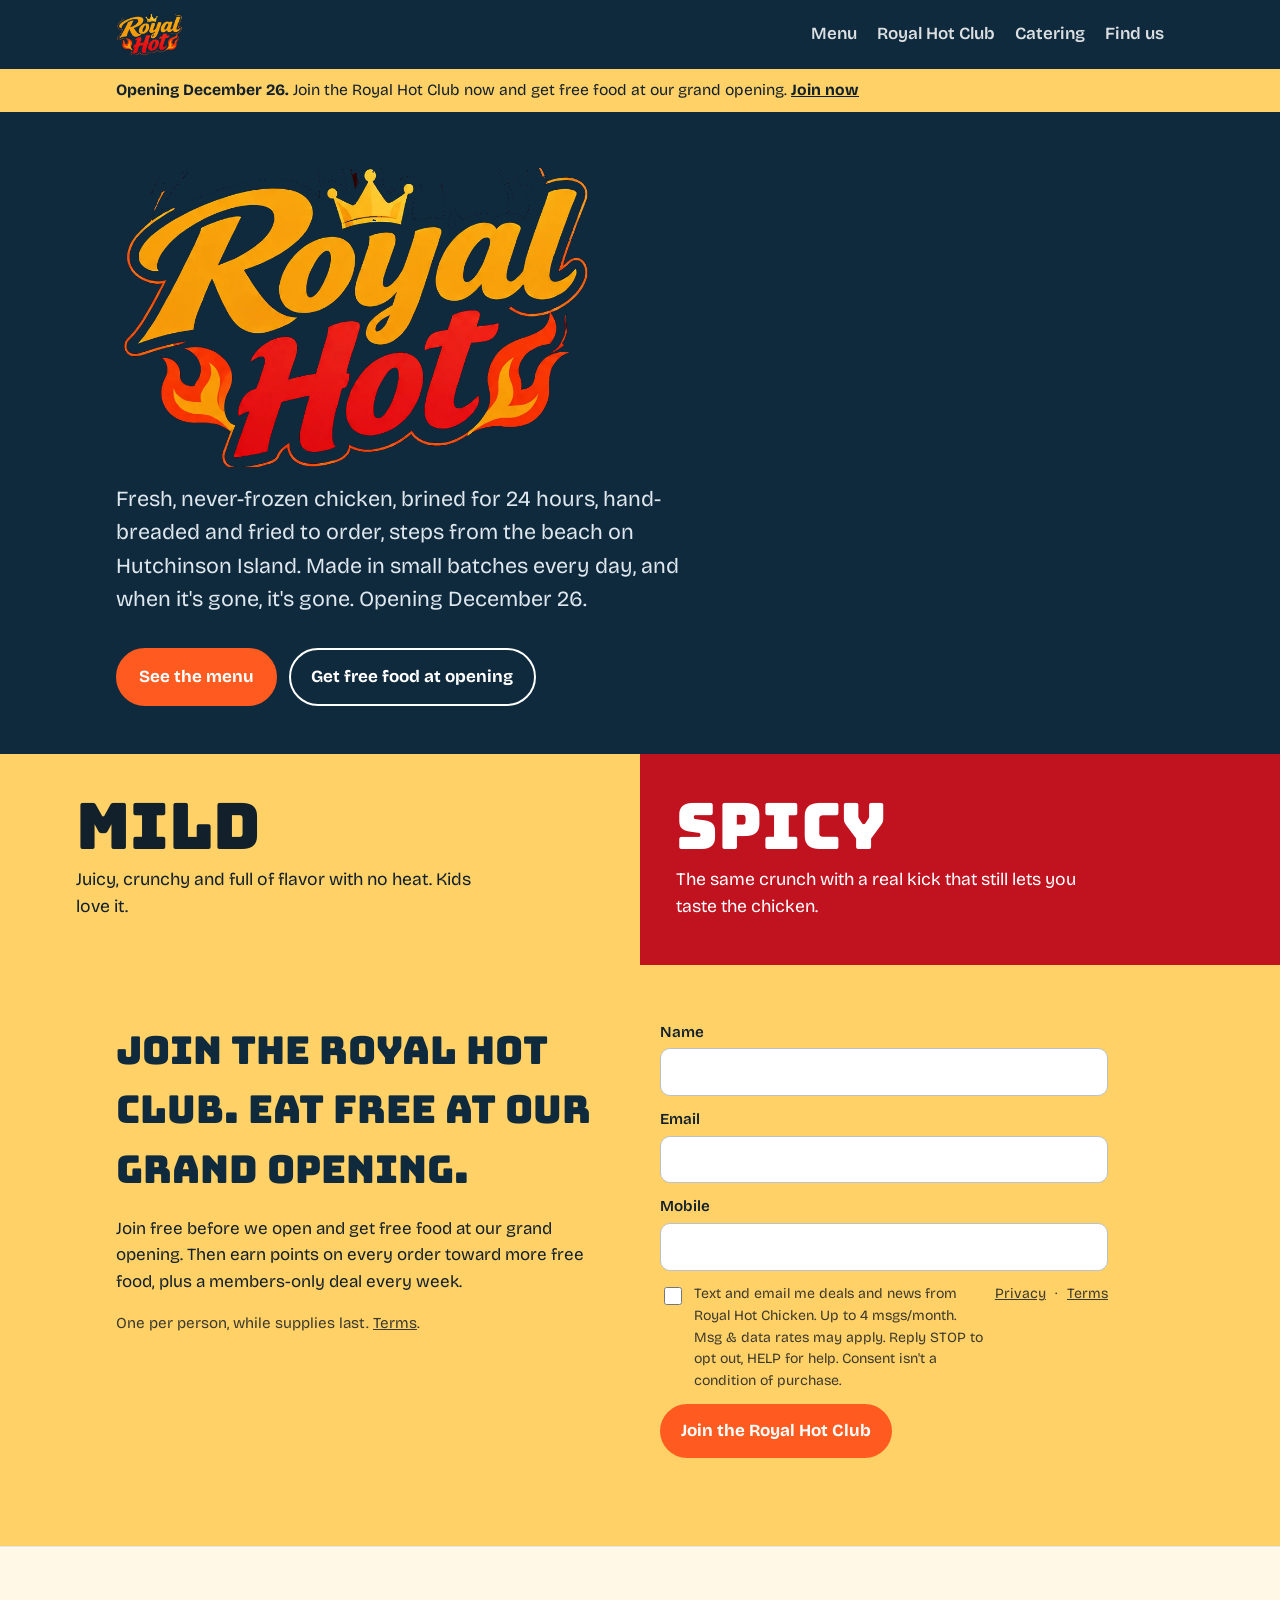
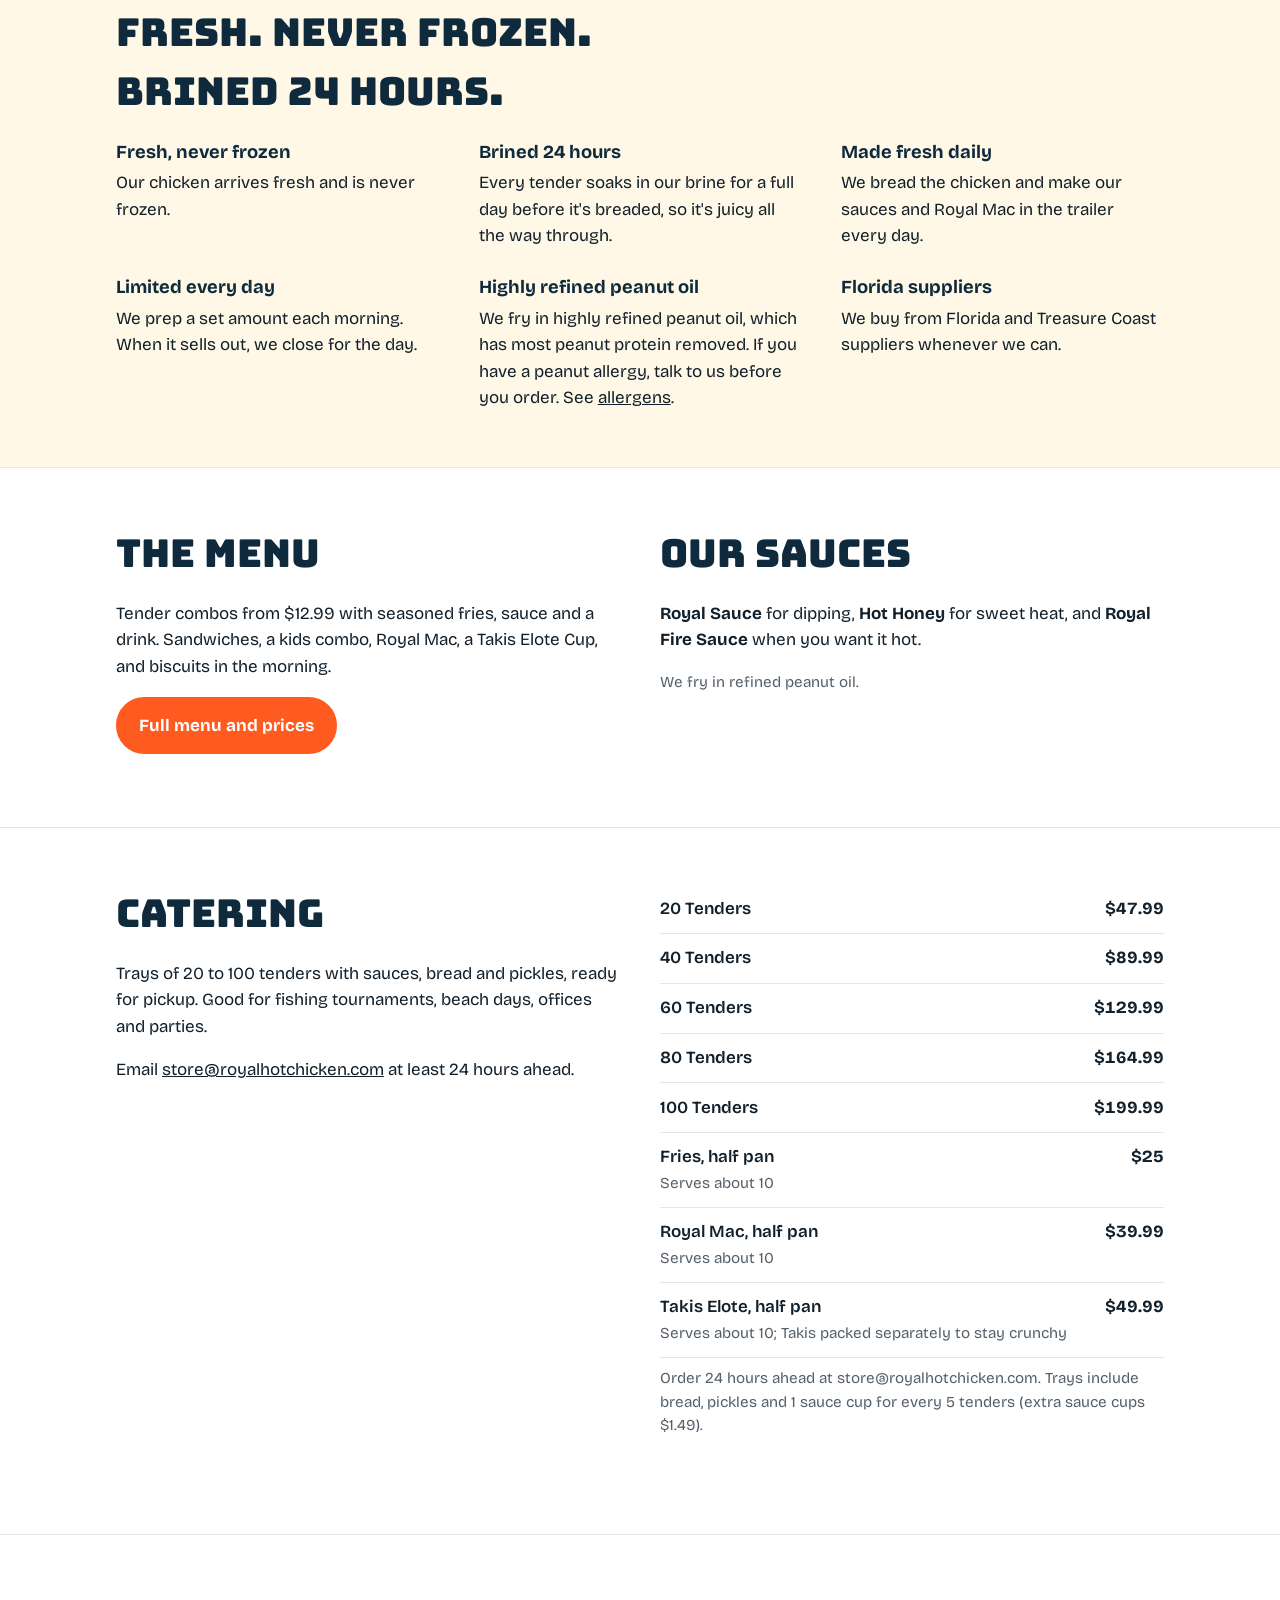
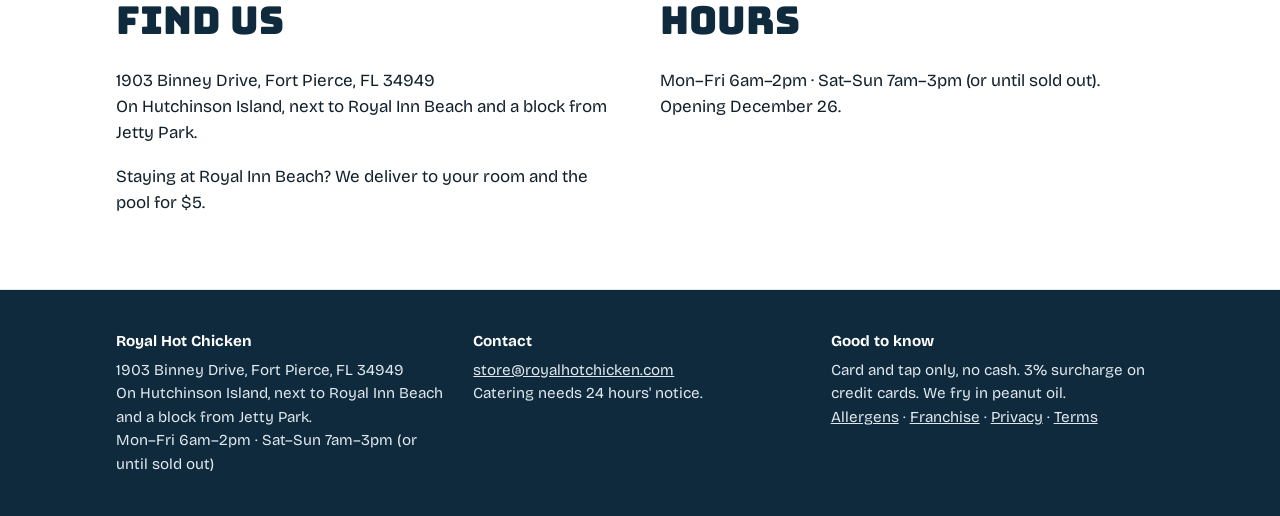
<file: index.html>
<!doctype html>
<html lang="en">
<head>
<meta charset="utf-8">
<meta name="viewport" content="width=device-width, initial-scale=1, viewport-fit=cover">
<title>Royal Hot Chicken | Hand-breaded chicken tenders on Hutchinson Island</title>
<meta name="description" content="Hand-breaded chicken tenders, Mild or Spicy, next to Royal Inn Beach in Fort Pierce. Combos, Royal Mac, Takis Elote, breakfast biscuits and catering.">
<link rel="canonical" href="https://royalhotchicken.com/">
<meta property="og:title" content="Royal Hot Chicken | Hand-breaded chicken tenders on Hutchinson Island">
<meta property="og:description" content="Hand-breaded chicken tenders, Mild or Spicy, next to Royal Inn Beach in Fort Pierce. Combos, Royal Mac, Takis Elote, breakfast biscuits and catering.">
<meta property="og:url" content="https://royalhotchicken.com/">
<meta name="theme-color" content="#0f2a3d">
<link rel="icon" href="/assets/favicon.png" type="image/png">
<link rel="apple-touch-icon" href="/assets/apple-touch-icon.png">
<meta property="og:image" content="https://royalhotchicken.com/assets/og.jpg">
<link rel="preconnect" href="https://fonts.googleapis.com">
<link rel="preconnect" href="https://fonts.gstatic.com" crossorigin>
<link href="https://fonts.googleapis.com/css2?family=Bricolage+Grotesque:opsz,wght@12..96,400;12..96,600;12..96,700&family=Bungee&display=swap" rel="stylesheet">
<link rel="stylesheet" href="/assets/style.css">
<script async src="https://www.googletagmanager.com/gtag/js?id=G-6XCEQ0SHXG"></script>
<script>window.dataLayer=window.dataLayer||[];function gtag(){dataLayer.push(arguments);}gtag('js',new Date());gtag('config','G-6XCEQ0SHXG');</script>
</head>
<body>
<header class="bar"><div class="wrap"><a class="brand" href="/"><img src="/assets/logo.webp" alt="Royal Hot Chicken" width="885" height="550"></a><nav class="nav" aria-label="Main"><a href="/menu/">Menu</a><a href="/club/">Royal Hot Club</a><a href="/#catering">Catering</a><a href="/#find-us">Find us</a></nav></div></header>
<div class="ribbon"><div class="wrap"><b>Opening December 26.</b> Join the Royal Hot Club now and get free food at our grand opening. <a href="#royal-list">Join now</a></div></div>
<main>
<section class="hero"><div class="wrap">
<h1 class="logo-h1"><img src="/assets/logo.webp" alt="Royal Hot Chicken" width="885" height="550"></h1>
<p class="lede">Fresh, never-frozen chicken, brined for 24 hours, hand-breaded and fried to order, steps from the beach on Hutchinson Island. Made in small batches every day, and when it's gone, it's gone. Opening December 26.</p>
<div class="cta-row"><a class="btn" href="/menu/">See the menu</a><a class="btn ghosted" href="#royal-list">Get free food at opening</a></div>
</div>
<div class="split">
<div class="mild"><div class="inner"><h2>Mild</h2><p>Juicy, crunchy and full of flavor with no heat. Kids love it.</p></div></div>
<div class="ghost"><div class="inner"><h2>Spicy</h2><p>The same crunch with a real kick that still lets you taste the chicken.</p></div></div>
</div></section>

<section class="block join" id="royal-list"><div class="wrap two">
<div><h2>Join the Royal Hot Club. Eat free at our grand opening.</h2><p>Join free before we open and get free food at our grand opening. Then earn points on every order toward more free food, plus a members-only deal every week.</p><p class="fine">One per person, while supplies last. <a href="/terms/">Terms</a>.</p></div>
<div><form class="signup" data-where="home" data-api="https://api.royalhotchicken.com" novalidate>
<label>Name <input name="name" autocomplete="name" required></label>
<label>Email <input name="email" type="email" autocomplete="email"></label>
<label>Mobile <input name="phone" type="tel" autocomplete="tel" inputmode="tel"></label>
<label class="hp" aria-hidden="true">Website <input name="website" tabindex="-1" autocomplete="off"></label>
<label class="consent"><input name="consent" type="checkbox" required> Text and email me deals and news from Royal Hot Chicken. Up to 4 msgs/month. Msg &amp; data rates may apply. Reply STOP to opt out, HELP for help. Consent isn't a condition of purchase. <a href="/privacy/">Privacy</a> · <a href="/terms/">Terms</a></label>
<button class="btn" type="submit">Join the Royal Hot Club</button>
<p class="status" role="status" aria-live="polite"></p>
</form></div>
</div></section>

<section class="block how" id="how"><div class="wrap">
<h2>Fresh. Never frozen. Brined 24 hours.</h2>
<div class="facts">
<div><h3>Fresh, never frozen</h3><p>Our chicken arrives fresh and is never frozen.</p></div>
<div><h3>Brined 24 hours</h3><p>Every tender soaks in our brine for a full day before it's breaded, so it's juicy all the way through.</p></div>
<div><h3>Made fresh daily</h3><p>We bread the chicken and make our sauces and Royal Mac in the trailer every day.</p></div>
<div><h3>Limited every day</h3><p>We prep a set amount each morning. When it sells out, we close for the day.</p></div>
<div><h3>Highly refined peanut oil</h3><p>We fry in highly refined peanut oil, which has most peanut protein removed. If you have a peanut allergy, talk to us before you order. See <a href="/allergens/">allergens</a>.</p></div>
<div><h3>Florida suppliers</h3><p>We buy from Florida and Treasure Coast suppliers whenever we can.</p></div>
</div></div></section>

<section class="block"><div class="wrap two">
<div><h2>The menu</h2><p>Tender combos from $12.99 with seasoned fries, sauce and a drink. Sandwiches, a kids combo, Royal Mac, a Takis Elote Cup, and biscuits in the morning.</p>
<p><a class="btn" href="/menu/">Full menu and prices</a></p></div>
<div><h2>Our sauces</h2><p><b>Royal Sauce</b> for dipping, <b>Hot Honey</b> for sweet heat, and <b>Royal Fire Sauce</b> when you want it hot.</p>
<p class="fine">We fry in refined peanut oil.</p></div>
</div></section>

<section class="block" id="catering"><div class="wrap two">
<div><h2>Catering</h2><p>Trays of 20 to 100 tenders with sauces, bread and pickles, ready for pickup. Good for fishing tournaments, beach days, offices and parties.</p>
<p>Email <a href="mailto:store@royalhotchicken.com">store@royalhotchicken.com</a> at least 24 hours ahead.</p></div>
<div><div class="menu-sec" id="catering">
<div class="row"><span class="name">20 Tenders</span><span class="price">$47.99</span></div>
<div class="row"><span class="name">40 Tenders</span><span class="price">$89.99</span></div>
<div class="row"><span class="name">60 Tenders</span><span class="price">$129.99</span></div>
<div class="row"><span class="name">80 Tenders</span><span class="price">$164.99</span></div>
<div class="row"><span class="name">100 Tenders</span><span class="price">$199.99</span></div>
<div class="row"><span class="name">Fries, half pan</span><span class="price">$25</span><span class="desc">Serves about 10</span></div>
<div class="row"><span class="name">Royal Mac, half pan</span><span class="price">$39.99</span><span class="desc">Serves about 10</span></div>
<div class="row"><span class="name">Takis Elote, half pan</span><span class="price">$49.99</span><span class="desc">Serves about 10; Takis packed separately to stay crunchy</span></div>
<p class="note">Order 24 hours ahead at store@royalhotchicken.com. Trays include bread, pickles and 1 sauce cup for every 5 tenders (extra sauce cups $1.49).</p>
</div></div>
</div></section>

<section class="block" id="find-us"><div class="wrap two">
<div><h2>Find us</h2><p>1903 Binney Drive, Fort Pierce, FL 34949<br>On Hutchinson Island, next to Royal Inn Beach and a block from Jetty Park.</p>
<p>Staying at Royal Inn Beach? We deliver to your room and the pool for $5.</p></div>
<div><h2>Hours</h2><p>Mon–Fri 6am–2pm · Sat–Sun 7am–3pm (or until sold out). Opening December 26.</p></div>
</div></section>
</main>
<script type="application/ld+json">{"@context": "https://schema.org", "@type": "Restaurant", "name": "Royal Hot Chicken", "servesCuisine": "Chicken", "priceRange": "$", "url": "https://royalhotchicken.com", "email": "store@royalhotchicken.com", "address": {"@type": "PostalAddress", "streetAddress": "1903 Binney Drive", "addressLocality": "Fort Pierce", "addressRegion": "FL", "postalCode": "34949", "addressCountry": "US"}, "menu": "https://royalhotchicken.com/menu/", "acceptsReservations": false, "openingHours": ["Mo-Fr 06:00-14:00", "Sa-Su 07:00-15:00"], "paymentAccepted": "Credit Card, Debit Card"}</script>
<footer><div class="wrap">
<div><b>Royal Hot Chicken</b><p>1903 Binney Drive, Fort Pierce, FL 34949<br>On Hutchinson Island, next to Royal Inn Beach and a block from Jetty Park.<br>Mon–Fri 6am–2pm · Sat–Sun 7am–3pm (or until sold out)</p></div>
<div><b>Contact</b><p><a href="mailto:store@royalhotchicken.com">store@royalhotchicken.com</a><br>Catering needs 24 hours' notice.</p></div>
<div><b>Good to know</b><p>Card and tap only, no cash. 3% surcharge on credit cards. We fry in peanut oil.</p><p><a href="/allergens/">Allergens</a> · <a href="/franchise/">Franchise</a> · <a href="/privacy/">Privacy</a> · <a href="/terms/">Terms</a></p></div>
</div></footer>
<script src="/assets/signup.js" defer></script>
</body></html>
</file>
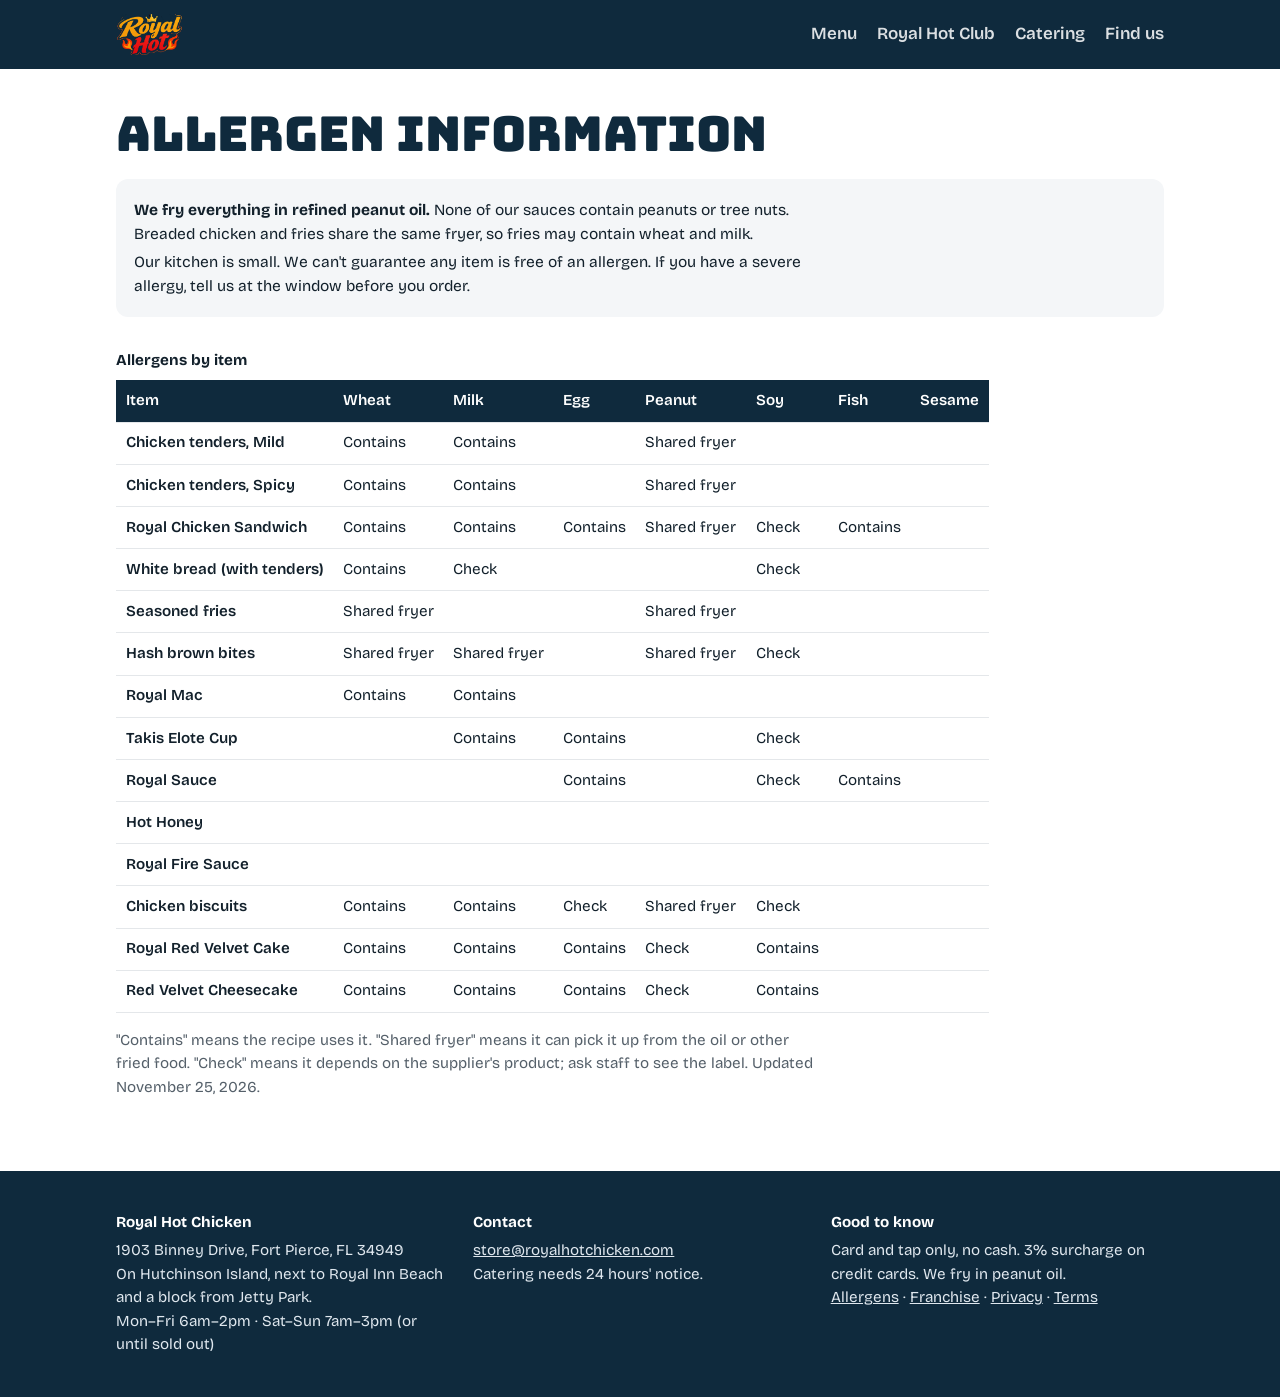
<file: allergens/index.html>
<!doctype html>
<html lang="en">
<head>
<meta charset="utf-8">
<meta name="viewport" content="width=device-width, initial-scale=1, viewport-fit=cover">
<title>Allergens | Royal Hot Chicken</title>
<meta name="description" content="Allergen information for every Royal Hot Chicken menu item.">
<link rel="canonical" href="https://royalhotchicken.com/allergens/">
<meta property="og:title" content="Allergens | Royal Hot Chicken">
<meta property="og:description" content="Allergen information for every Royal Hot Chicken menu item.">
<meta property="og:url" content="https://royalhotchicken.com/allergens/">
<meta name="theme-color" content="#0f2a3d">
<link rel="icon" href="/assets/favicon.png" type="image/png">
<link rel="apple-touch-icon" href="/assets/apple-touch-icon.png">
<meta property="og:image" content="https://royalhotchicken.com/assets/og.jpg">
<link rel="preconnect" href="https://fonts.googleapis.com">
<link rel="preconnect" href="https://fonts.gstatic.com" crossorigin>
<link href="https://fonts.googleapis.com/css2?family=Bricolage+Grotesque:opsz,wght@12..96,400;12..96,600;12..96,700&family=Bungee&display=swap" rel="stylesheet">
<link rel="stylesheet" href="/assets/style.css">
<script async src="https://www.googletagmanager.com/gtag/js?id=G-6XCEQ0SHXG"></script>
<script>window.dataLayer=window.dataLayer||[];function gtag(){dataLayer.push(arguments);}gtag('js',new Date());gtag('config','G-6XCEQ0SHXG');</script>
</head>
<body>
<header class="bar"><div class="wrap"><a class="brand" href="/"><img src="/assets/logo.webp" alt="Royal Hot Chicken" width="885" height="550"></a><nav class="nav" aria-label="Main"><a href="/menu/">Menu</a><a href="/club/">Royal Hot Club</a><a href="/#catering">Catering</a><a href="/#find-us">Find us</a></nav></div></header>
<main class="wrap prose">
<h1 class="pagetitle">Allergen information</h1>
<div class="notice">
<p><b>We fry everything in refined peanut oil.</b> None of our sauces contain peanuts or tree nuts. Breaded chicken and fries share the same fryer, so fries may contain wheat and milk.</p>
<p>Our kitchen is small. We can't guarantee any item is free of an allergen. If you have a severe allergy, tell us at the window before you order.</p>
</div>
<div class="tablewrap"><table class="allergens"><caption>Allergens by item</caption><thead><tr><th scope="col">Item</th><th scope="col">Wheat</th><th scope="col">Milk</th><th scope="col">Egg</th><th scope="col">Peanut</th><th scope="col">Soy</th><th scope="col">Fish</th><th scope="col">Sesame</th></tr></thead><tbody><tr><th scope="row">Chicken tenders, Mild</th><td>Contains</td><td>Contains</td><td></td><td>Shared fryer</td><td></td><td></td><td></td></tr><tr><th scope="row">Chicken tenders, Spicy</th><td>Contains</td><td>Contains</td><td></td><td>Shared fryer</td><td></td><td></td><td></td></tr><tr><th scope="row">Royal Chicken Sandwich</th><td>Contains</td><td>Contains</td><td>Contains</td><td>Shared fryer</td><td>Check</td><td>Contains</td><td></td></tr><tr><th scope="row">White bread (with tenders)</th><td>Contains</td><td>Check</td><td></td><td></td><td>Check</td><td></td><td></td></tr><tr><th scope="row">Seasoned fries</th><td>Shared fryer</td><td></td><td></td><td>Shared fryer</td><td></td><td></td><td></td></tr><tr><th scope="row">Hash brown bites</th><td>Shared fryer</td><td>Shared fryer</td><td></td><td>Shared fryer</td><td>Check</td><td></td><td></td></tr><tr><th scope="row">Royal Mac</th><td>Contains</td><td>Contains</td><td></td><td></td><td></td><td></td><td></td></tr><tr><th scope="row">Takis Elote Cup</th><td></td><td>Contains</td><td>Contains</td><td></td><td>Check</td><td></td><td></td></tr><tr><th scope="row">Royal Sauce</th><td></td><td></td><td>Contains</td><td></td><td>Check</td><td>Contains</td><td></td></tr><tr><th scope="row">Hot Honey</th><td></td><td></td><td></td><td></td><td></td><td></td><td></td></tr><tr><th scope="row">Royal Fire Sauce</th><td></td><td></td><td></td><td></td><td></td><td></td><td></td></tr><tr><th scope="row">Chicken biscuits</th><td>Contains</td><td>Contains</td><td>Check</td><td>Shared fryer</td><td>Check</td><td></td><td></td></tr><tr><th scope="row">Royal Red Velvet Cake</th><td>Contains</td><td>Contains</td><td>Contains</td><td>Check</td><td>Contains</td><td></td><td></td></tr><tr><th scope="row">Red Velvet Cheesecake</th><td>Contains</td><td>Contains</td><td>Contains</td><td>Check</td><td>Contains</td><td></td><td></td></tr></tbody></table></div>
<p class="fine">"Contains" means the recipe uses it. "Shared fryer" means it can pick it up from the oil or other fried food. "Check" means it depends on the supplier's product; ask staff to see the label. Updated November 25, 2026.</p>
</main>
<footer><div class="wrap">
<div><b>Royal Hot Chicken</b><p>1903 Binney Drive, Fort Pierce, FL 34949<br>On Hutchinson Island, next to Royal Inn Beach and a block from Jetty Park.<br>Mon–Fri 6am–2pm · Sat–Sun 7am–3pm (or until sold out)</p></div>
<div><b>Contact</b><p><a href="mailto:store@royalhotchicken.com">store@royalhotchicken.com</a><br>Catering needs 24 hours' notice.</p></div>
<div><b>Good to know</b><p>Card and tap only, no cash. 3% surcharge on credit cards. We fry in peanut oil.</p><p><a href="/allergens/">Allergens</a> · <a href="/franchise/">Franchise</a> · <a href="/privacy/">Privacy</a> · <a href="/terms/">Terms</a></p></div>
</div></footer>
<script src="/assets/signup.js" defer></script>
</body></html>
</file>
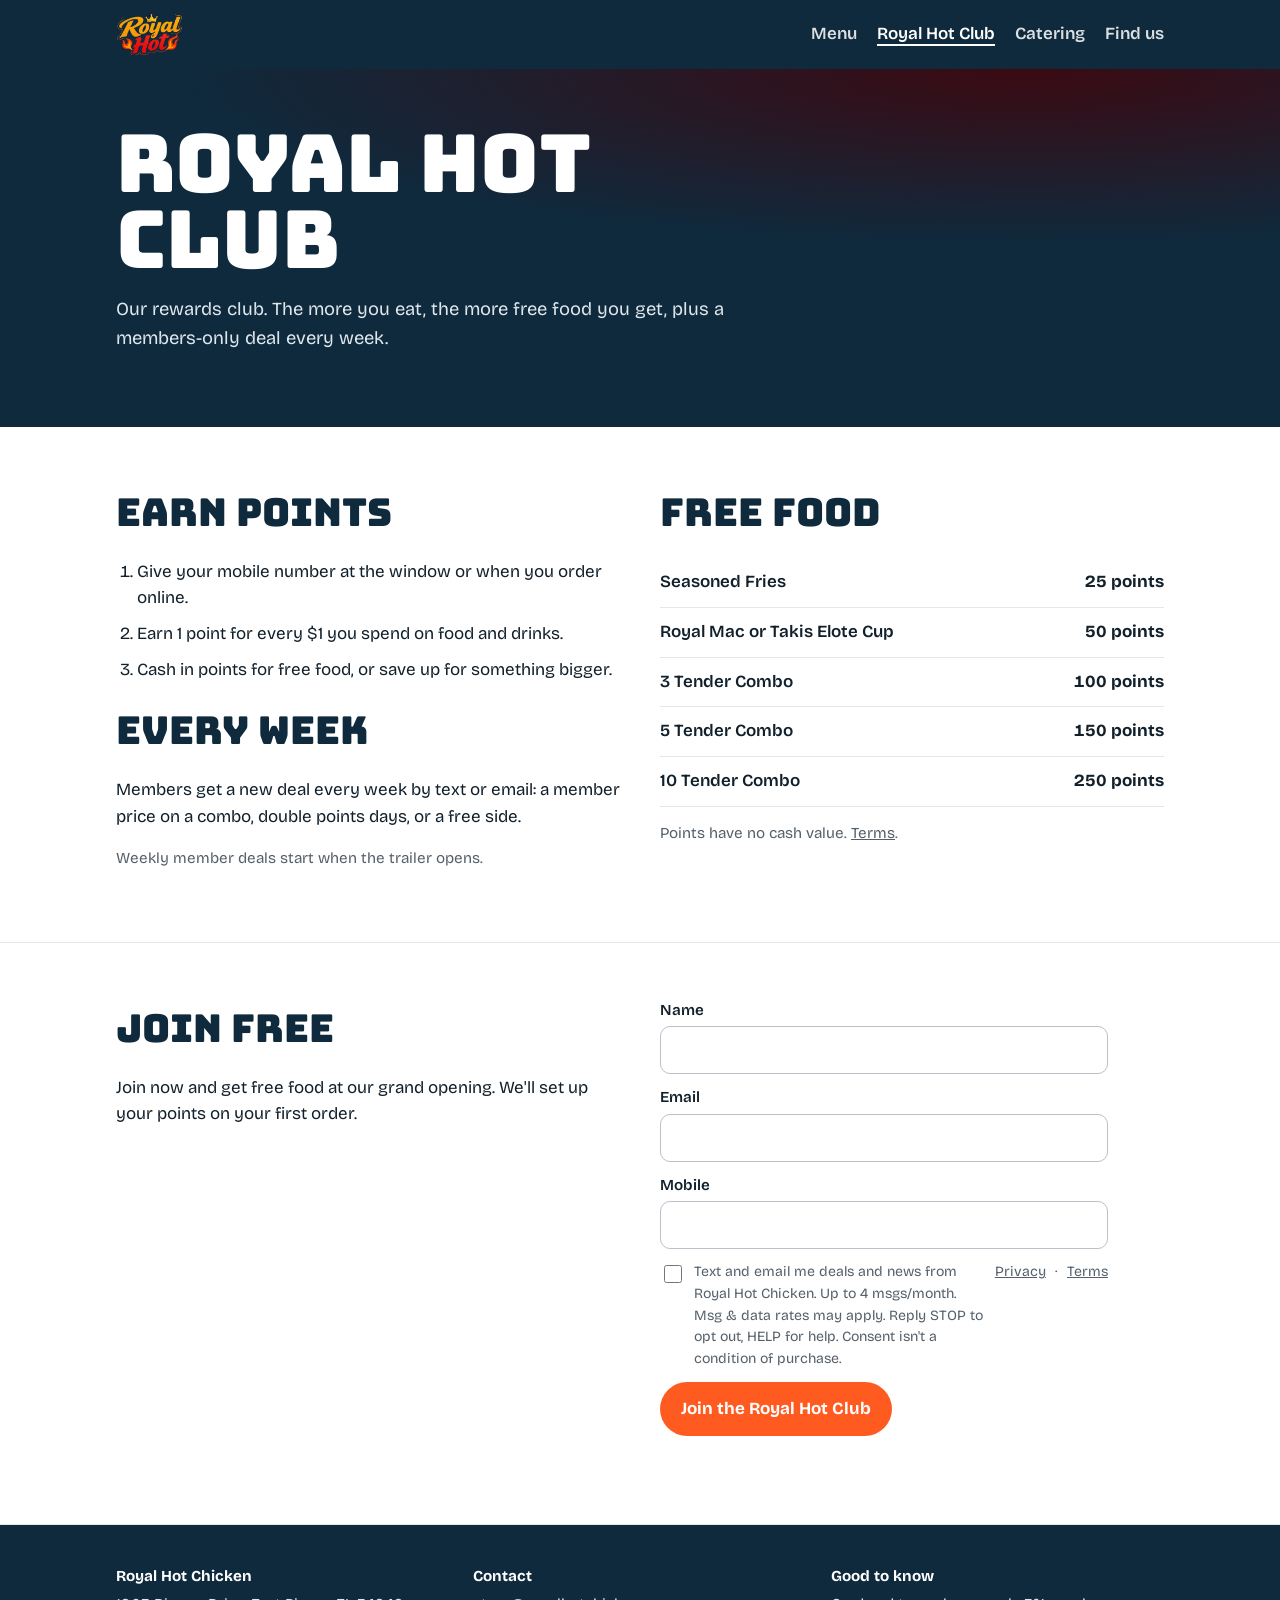
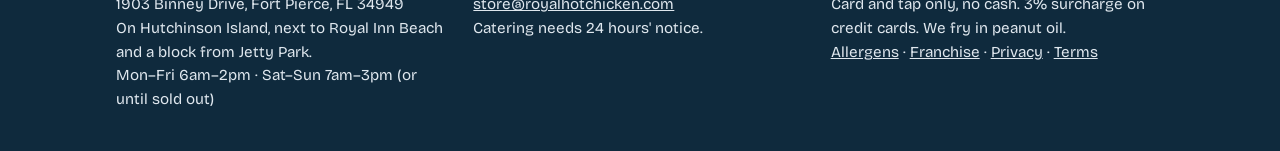
<file: club/index.html>
<!doctype html>
<html lang="en">
<head>
<meta charset="utf-8">
<meta name="viewport" content="width=device-width, initial-scale=1, viewport-fit=cover">
<title>Royal Hot Club rewards | Royal Hot Chicken</title>
<meta name="description" content="Join the Royal Hot Club: earn points on every Royal Hot Chicken order for free food, plus weekly member deals.">
<link rel="canonical" href="https://royalhotchicken.com/club/">
<meta property="og:title" content="Royal Hot Club rewards | Royal Hot Chicken">
<meta property="og:description" content="Join the Royal Hot Club: earn points on every Royal Hot Chicken order for free food, plus weekly member deals.">
<meta property="og:url" content="https://royalhotchicken.com/club/">
<meta name="theme-color" content="#0f2a3d">
<link rel="icon" href="/assets/favicon.png" type="image/png">
<link rel="apple-touch-icon" href="/assets/apple-touch-icon.png">
<meta property="og:image" content="https://royalhotchicken.com/assets/og.jpg">
<link rel="preconnect" href="https://fonts.googleapis.com">
<link rel="preconnect" href="https://fonts.gstatic.com" crossorigin>
<link href="https://fonts.googleapis.com/css2?family=Bricolage+Grotesque:opsz,wght@12..96,400;12..96,600;12..96,700&family=Bungee&display=swap" rel="stylesheet">
<link rel="stylesheet" href="/assets/style.css">
<script async src="https://www.googletagmanager.com/gtag/js?id=G-6XCEQ0SHXG"></script>
<script>window.dataLayer=window.dataLayer||[];function gtag(){dataLayer.push(arguments);}gtag('js',new Date());gtag('config','G-6XCEQ0SHXG');</script>
</head>
<body>
<header class="bar"><div class="wrap"><a class="brand" href="/"><img src="/assets/logo.webp" alt="Royal Hot Chicken" width="885" height="550"></a><nav class="nav" aria-label="Main"><a href="/menu/">Menu</a><a href="/club/" aria-current="page">Royal Hot Club</a><a href="/#catering">Catering</a><a href="/#find-us">Find us</a></nav></div></header>
<main>
<section class="nova"><div class="wrap">
<h1>Royal Hot<br>Club</h1>
<p>Our rewards club. The more you eat, the more free food you get, plus a members-only deal every week.</p>
</div></section>
<section class="block"><div class="wrap two">
<div><h2>Earn points</h2>
<ol class="rules">
<li>Give your mobile number at the window or when you order online.</li>
<li>Earn 1 point for every $1 you spend on food and drinks.</li>
<li>Cash in points for free food, or save up for something bigger.</li>
</ol>
<h2>Every week</h2>
<p>Members get a new deal every week by text or email: a member price on a combo, double points days, or a free side.</p>
<p class="fine">Weekly member deals start when the trailer opens.</p></div>
<div><h2>Free food</h2><div class="row"><span class="name">Seasoned Fries</span><span class="price">25 points</span></div><div class="row"><span class="name">Royal Mac or Takis Elote Cup</span><span class="price">50 points</span></div><div class="row"><span class="name">3 Tender Combo</span><span class="price">100 points</span></div><div class="row"><span class="name">5 Tender Combo</span><span class="price">150 points</span></div><div class="row"><span class="name">10 Tender Combo</span><span class="price">250 points</span></div>
<p class="fine">Points have no cash value. <a href="/terms/">Terms</a>.</p></div>
</div></section>
<section class="block" id="join"><div class="wrap two">
<div><h2>Join free</h2><p>Join now and get free food at our grand opening. We'll set up your points on your first order.</p></div>
<div><form class="signup" data-where="club" data-api="https://api.royalhotchicken.com" novalidate>
<label>Name <input name="name" autocomplete="name" required></label>
<label>Email <input name="email" type="email" autocomplete="email"></label>
<label>Mobile <input name="phone" type="tel" autocomplete="tel" inputmode="tel"></label>
<label class="hp" aria-hidden="true">Website <input name="website" tabindex="-1" autocomplete="off"></label>
<label class="consent"><input name="consent" type="checkbox" required> Text and email me deals and news from Royal Hot Chicken. Up to 4 msgs/month. Msg &amp; data rates may apply. Reply STOP to opt out, HELP for help. Consent isn't a condition of purchase. <a href="/privacy/">Privacy</a> · <a href="/terms/">Terms</a></label>
<button class="btn" type="submit">Join the Royal Hot Club</button>
<p class="status" role="status" aria-live="polite"></p>
</form></div>
</div></section>
</main>
<footer><div class="wrap">
<div><b>Royal Hot Chicken</b><p>1903 Binney Drive, Fort Pierce, FL 34949<br>On Hutchinson Island, next to Royal Inn Beach and a block from Jetty Park.<br>Mon–Fri 6am–2pm · Sat–Sun 7am–3pm (or until sold out)</p></div>
<div><b>Contact</b><p><a href="mailto:store@royalhotchicken.com">store@royalhotchicken.com</a><br>Catering needs 24 hours' notice.</p></div>
<div><b>Good to know</b><p>Card and tap only, no cash. 3% surcharge on credit cards. We fry in peanut oil.</p><p><a href="/allergens/">Allergens</a> · <a href="/franchise/">Franchise</a> · <a href="/privacy/">Privacy</a> · <a href="/terms/">Terms</a></p></div>
</div></footer>
<script src="/assets/signup.js" defer></script>
</body></html>
</file>
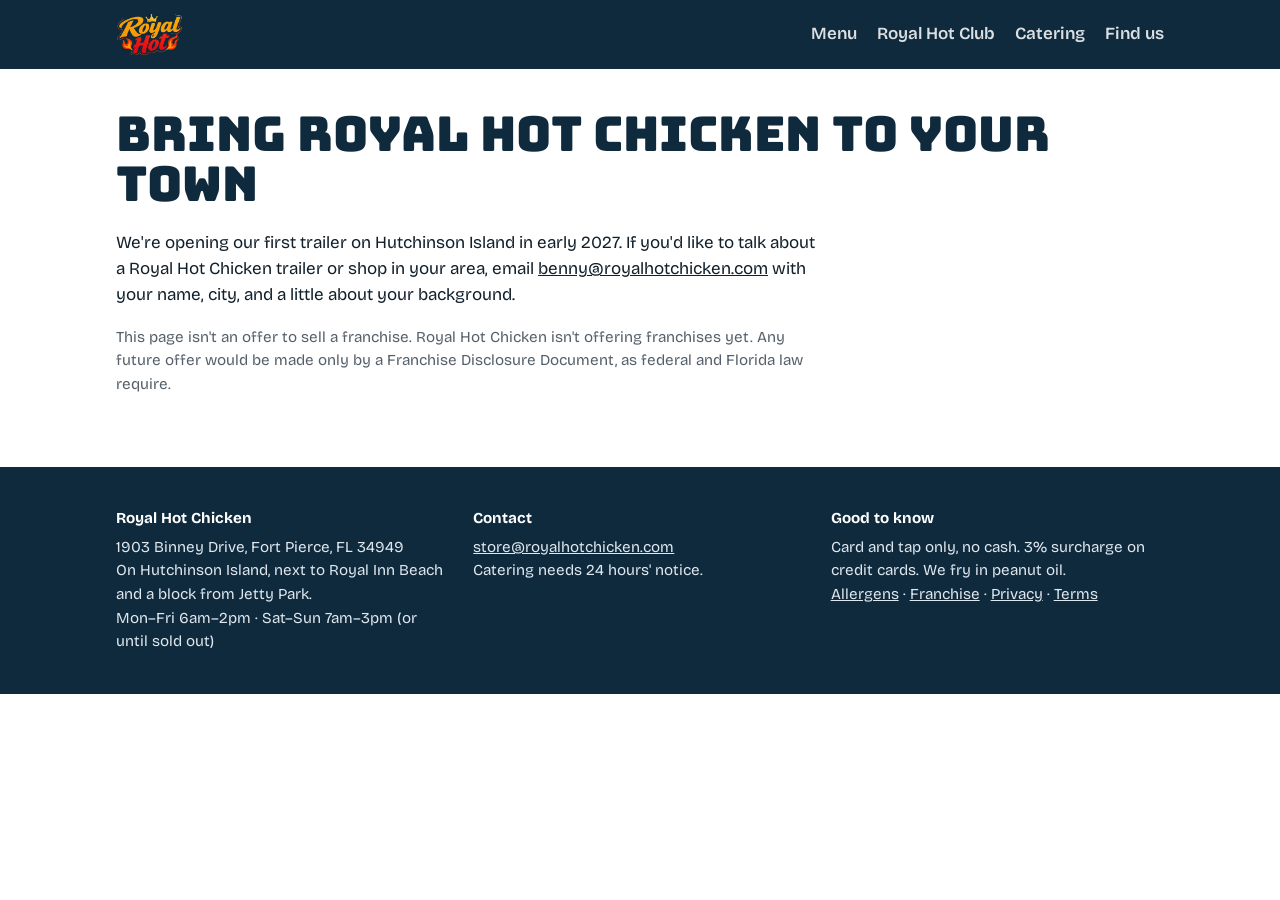
<file: franchise/index.html>
<!doctype html>
<html lang="en">
<head>
<meta charset="utf-8">
<meta name="viewport" content="width=device-width, initial-scale=1, viewport-fit=cover">
<title>Franchise | Royal Hot Chicken</title>
<meta name="description" content="Interested in bringing Royal Hot Chicken to your town? Tell us about yourself.">
<link rel="canonical" href="https://royalhotchicken.com/franchise/">
<meta property="og:title" content="Franchise | Royal Hot Chicken">
<meta property="og:description" content="Interested in bringing Royal Hot Chicken to your town? Tell us about yourself.">
<meta property="og:url" content="https://royalhotchicken.com/franchise/">
<meta name="theme-color" content="#0f2a3d">
<link rel="icon" href="/assets/favicon.png" type="image/png">
<link rel="apple-touch-icon" href="/assets/apple-touch-icon.png">
<meta property="og:image" content="https://royalhotchicken.com/assets/og.jpg">
<link rel="preconnect" href="https://fonts.googleapis.com">
<link rel="preconnect" href="https://fonts.gstatic.com" crossorigin>
<link href="https://fonts.googleapis.com/css2?family=Bricolage+Grotesque:opsz,wght@12..96,400;12..96,600;12..96,700&family=Bungee&display=swap" rel="stylesheet">
<link rel="stylesheet" href="/assets/style.css">
<script async src="https://www.googletagmanager.com/gtag/js?id=G-6XCEQ0SHXG"></script>
<script>window.dataLayer=window.dataLayer||[];function gtag(){dataLayer.push(arguments);}gtag('js',new Date());gtag('config','G-6XCEQ0SHXG');</script>
</head>
<body>
<header class="bar"><div class="wrap"><a class="brand" href="/"><img src="/assets/logo.webp" alt="Royal Hot Chicken" width="885" height="550"></a><nav class="nav" aria-label="Main"><a href="/menu/">Menu</a><a href="/club/">Royal Hot Club</a><a href="/#catering">Catering</a><a href="/#find-us">Find us</a></nav></div></header>
<main class="wrap prose">
<h1 class="pagetitle">Bring Royal Hot Chicken to your town</h1>
<p>We're opening our first trailer on Hutchinson Island in early 2027. If you'd like to talk about a Royal Hot Chicken trailer or shop in your area, email <a href="mailto:benny@royalhotchicken.com?subject=Franchise%20interest">benny@royalhotchicken.com</a> with your name, city, and a little about your background.</p>
<p class="fine">This page isn't an offer to sell a franchise. Royal Hot Chicken isn't offering franchises yet. Any future offer would be made only by a Franchise Disclosure Document, as federal and Florida law require.</p>
</main>
<footer><div class="wrap">
<div><b>Royal Hot Chicken</b><p>1903 Binney Drive, Fort Pierce, FL 34949<br>On Hutchinson Island, next to Royal Inn Beach and a block from Jetty Park.<br>Mon–Fri 6am–2pm · Sat–Sun 7am–3pm (or until sold out)</p></div>
<div><b>Contact</b><p><a href="mailto:store@royalhotchicken.com">store@royalhotchicken.com</a><br>Catering needs 24 hours' notice.</p></div>
<div><b>Good to know</b><p>Card and tap only, no cash. 3% surcharge on credit cards. We fry in peanut oil.</p><p><a href="/allergens/">Allergens</a> · <a href="/franchise/">Franchise</a> · <a href="/privacy/">Privacy</a> · <a href="/terms/">Terms</a></p></div>
</div></footer>
<script src="/assets/signup.js" defer></script>
</body></html>
</file>
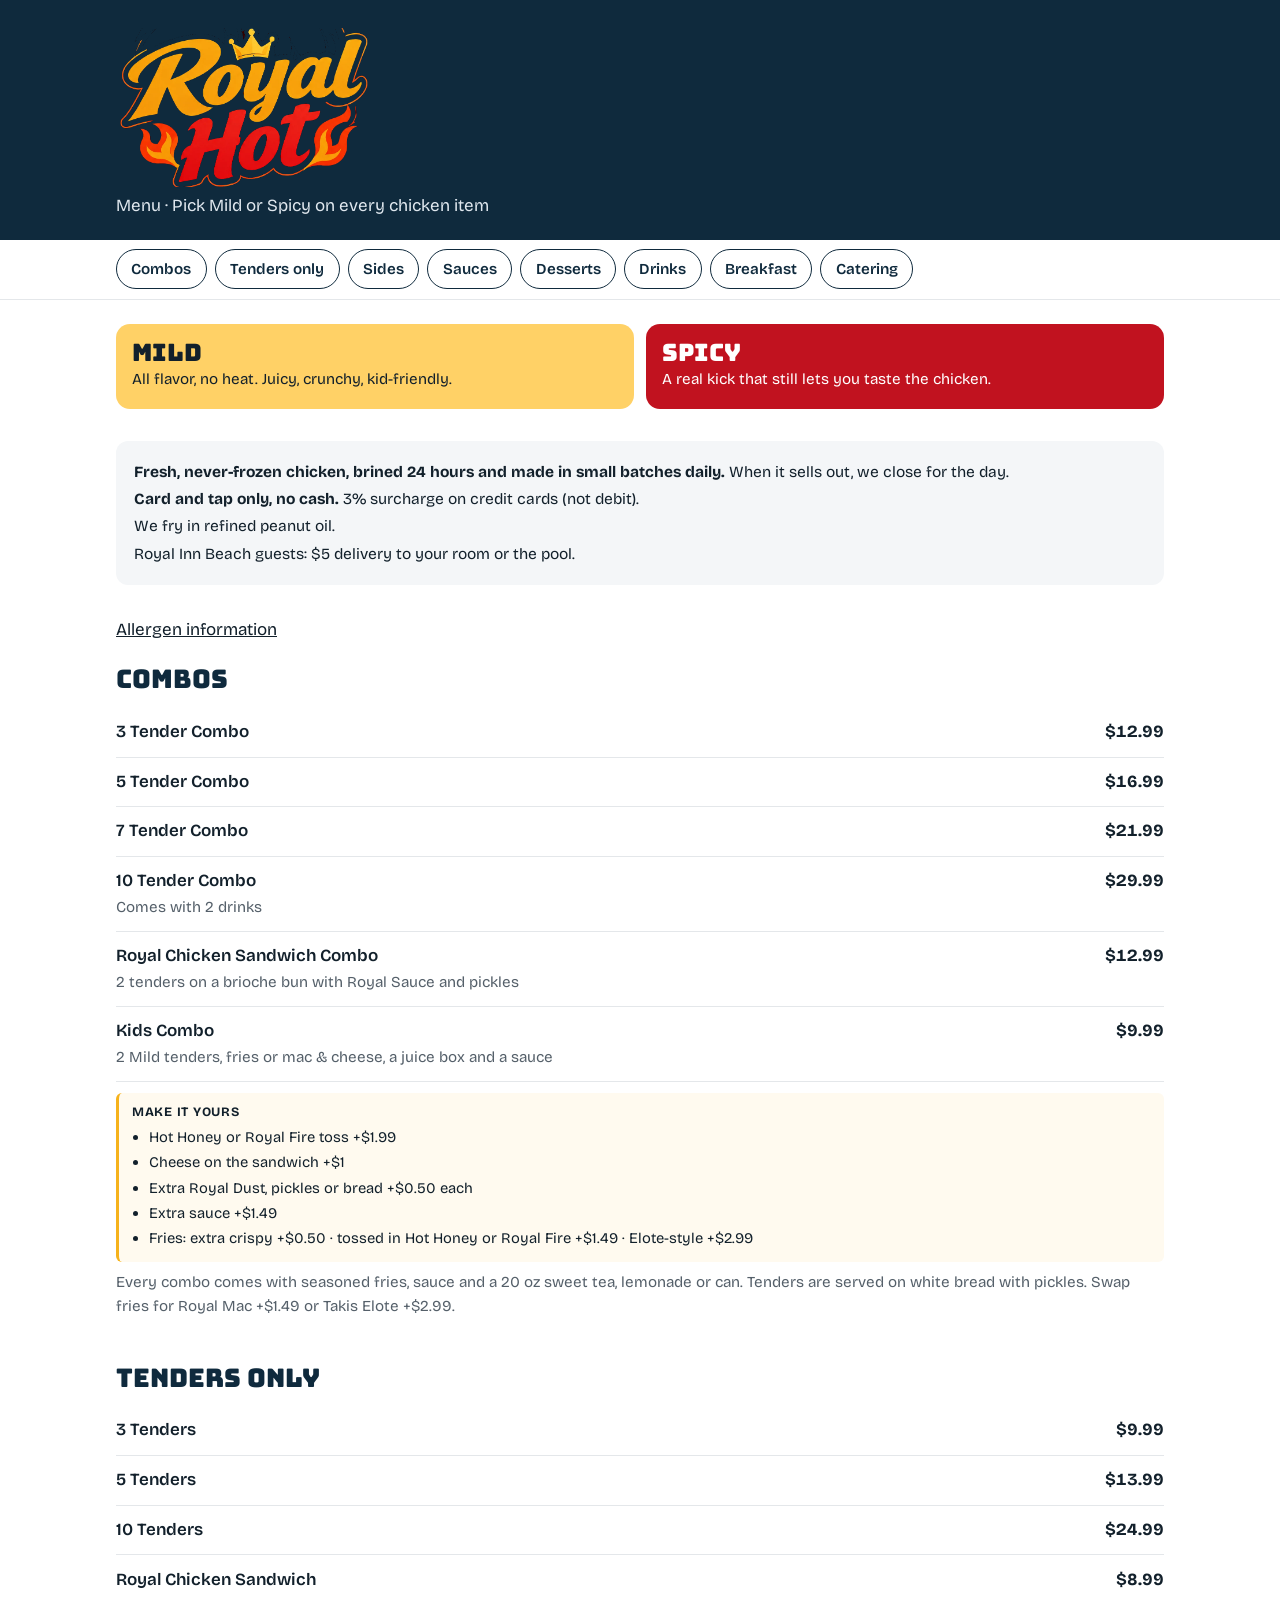
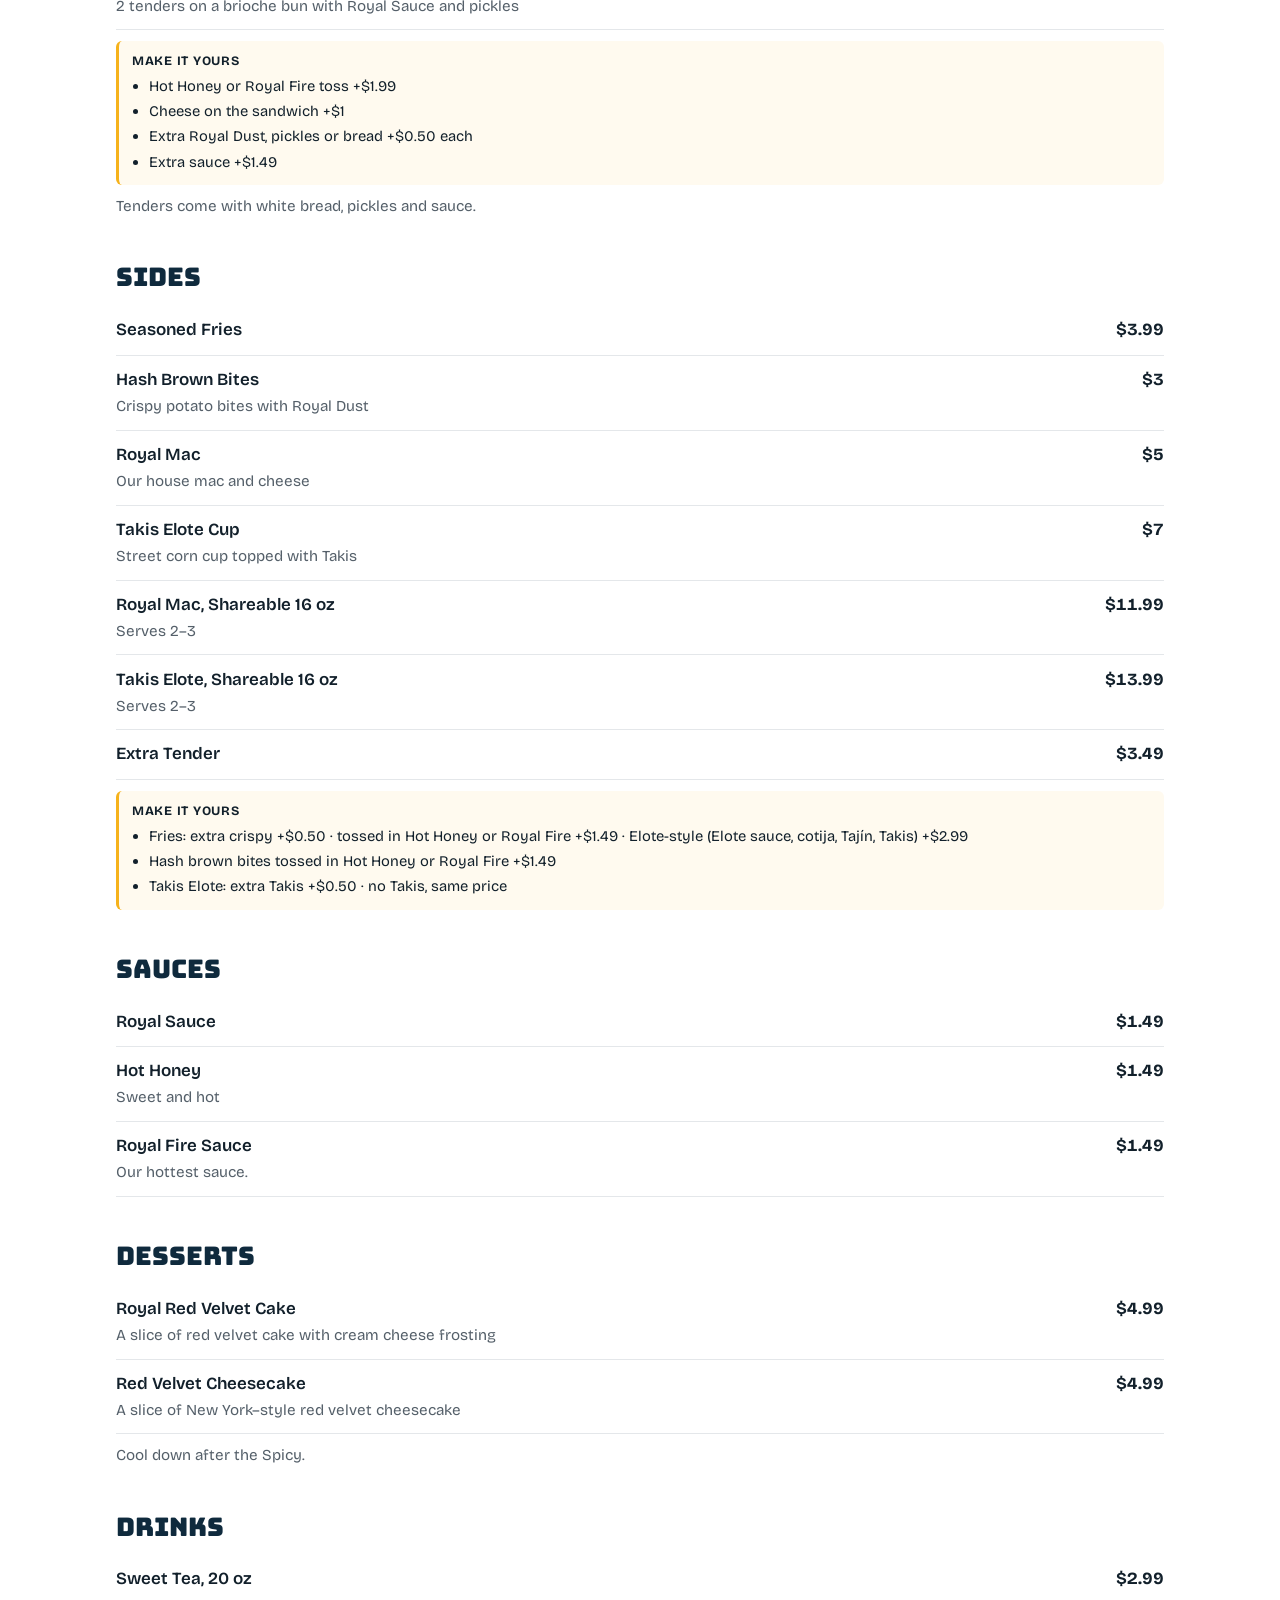
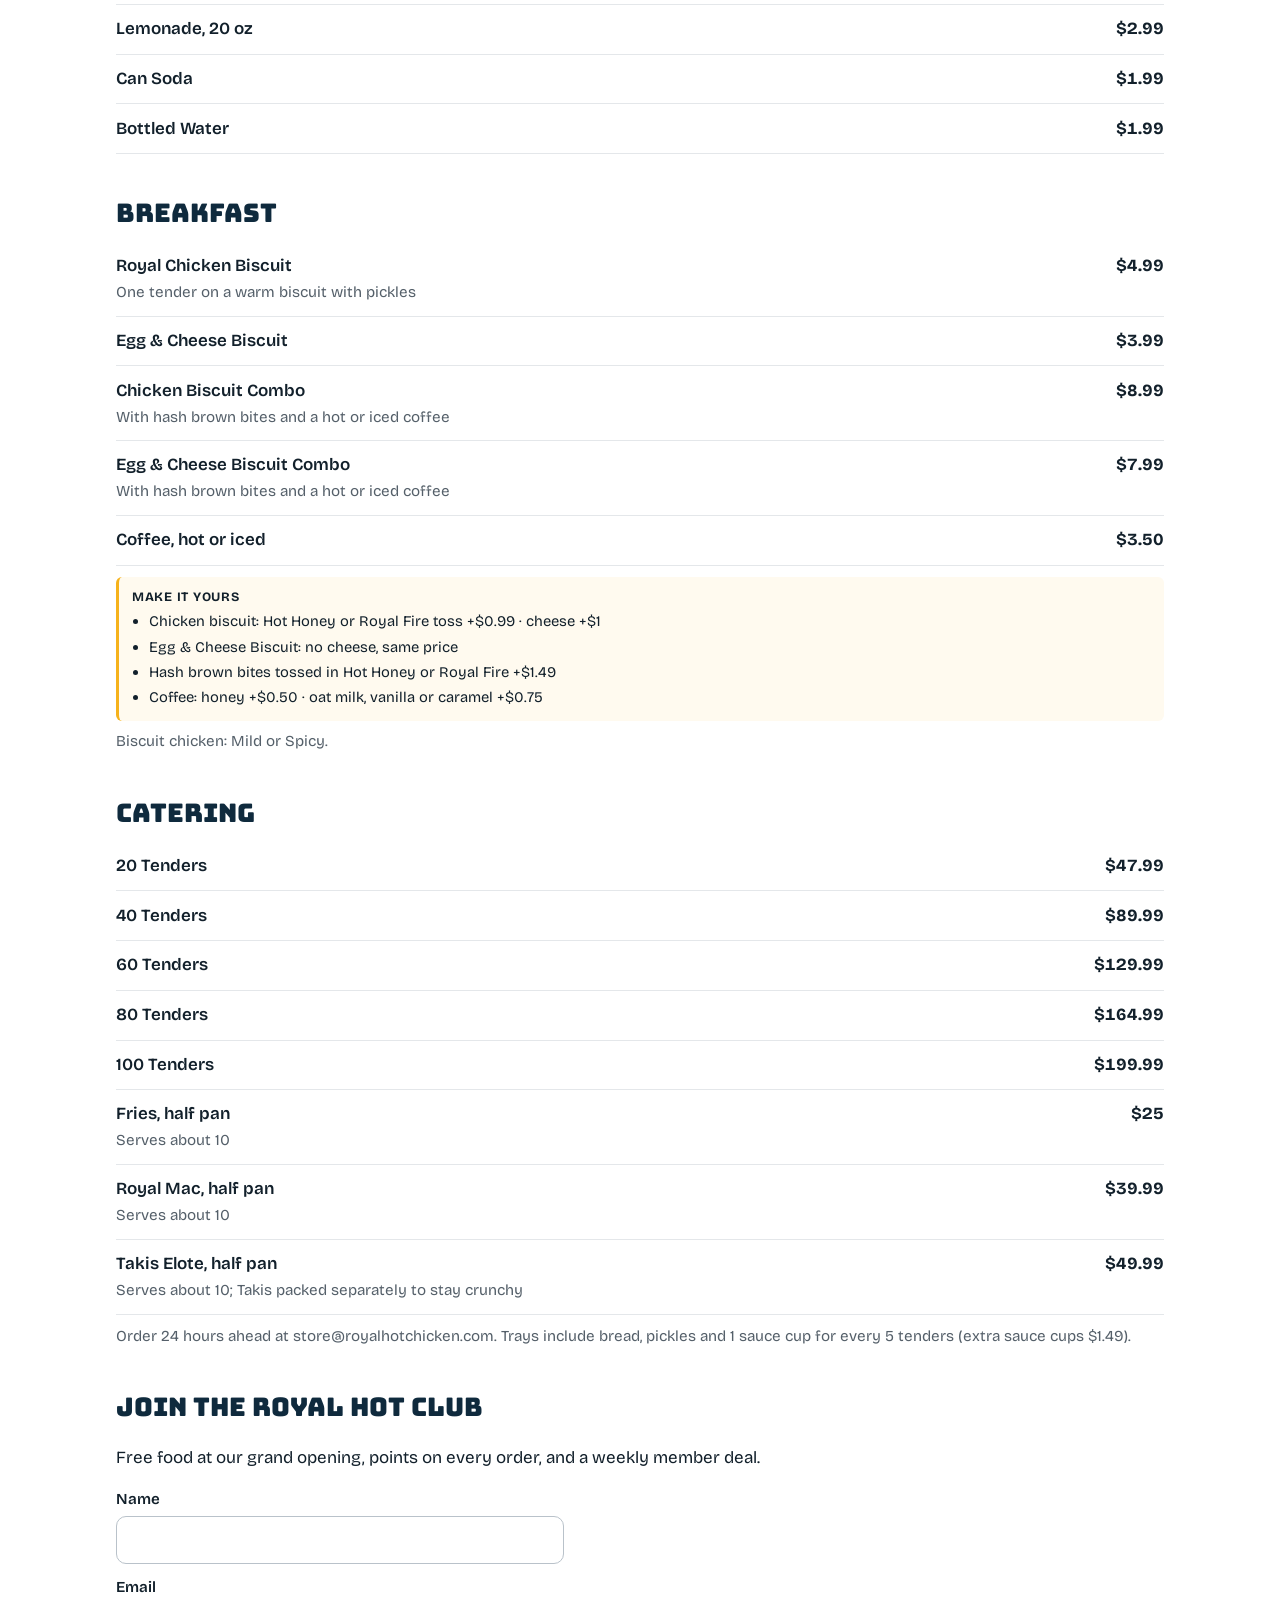
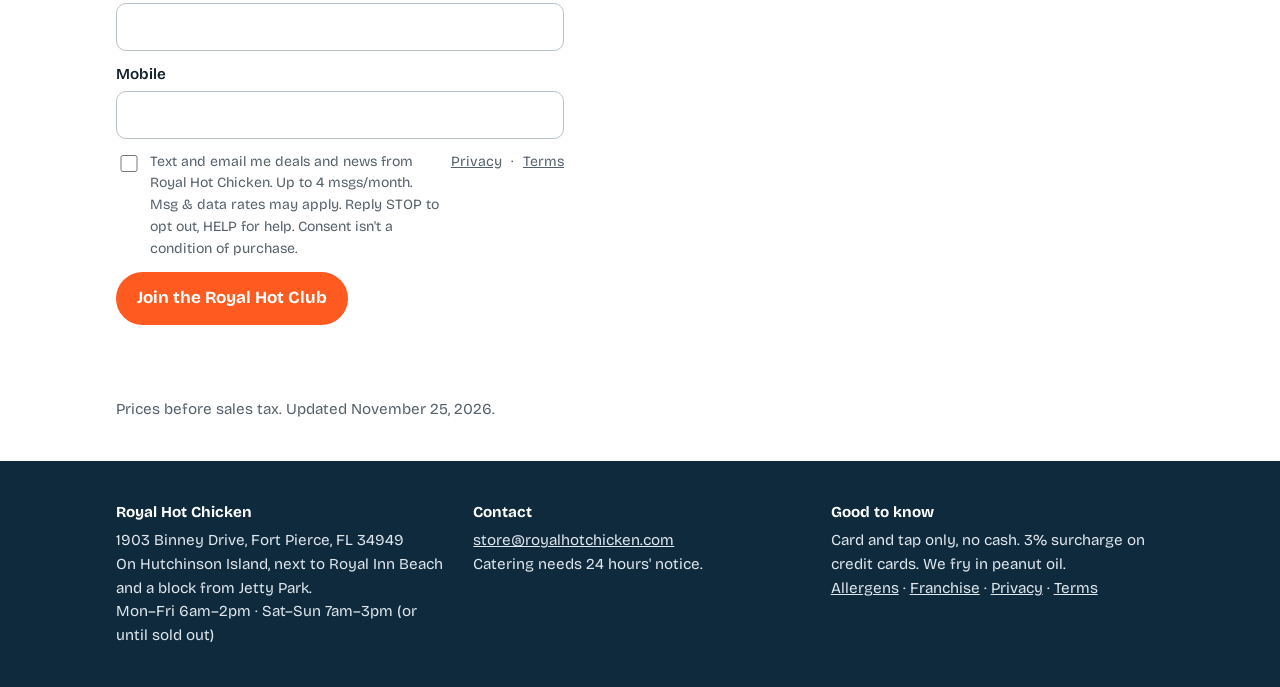
<file: menu/index.html>
<!doctype html>
<html lang="en">
<head>
<meta charset="utf-8">
<meta name="viewport" content="width=device-width, initial-scale=1, viewport-fit=cover">
<title>Menu | Royal Hot Chicken</title>
<meta name="description" content="Royal Hot Chicken menu and prices: tender combos, sandwiches, sides, sauces, breakfast and catering.">
<link rel="canonical" href="https://royalhotchicken.com/menu/">
<meta property="og:title" content="Menu | Royal Hot Chicken">
<meta property="og:description" content="Royal Hot Chicken menu and prices: tender combos, sandwiches, sides, sauces, breakfast and catering.">
<meta property="og:url" content="https://royalhotchicken.com/menu/">
<meta name="theme-color" content="#0f2a3d">
<link rel="icon" href="/assets/favicon.png" type="image/png">
<link rel="apple-touch-icon" href="/assets/apple-touch-icon.png">
<meta property="og:image" content="https://royalhotchicken.com/assets/og.jpg">
<link rel="preconnect" href="https://fonts.googleapis.com">
<link rel="preconnect" href="https://fonts.gstatic.com" crossorigin>
<link href="https://fonts.googleapis.com/css2?family=Bricolage+Grotesque:opsz,wght@12..96,400;12..96,600;12..96,700&family=Bungee&display=swap" rel="stylesheet">
<link rel="stylesheet" href="/assets/style.css">
<script async src="https://www.googletagmanager.com/gtag/js?id=G-6XCEQ0SHXG"></script>
<script>window.dataLayer=window.dataLayer||[];function gtag(){dataLayer.push(arguments);}gtag('js',new Date());gtag('config','G-6XCEQ0SHXG');</script>
</head>
<body>
<header class="menu-top"><div class="wrap"><h1 class="logo-h1"><img src="/assets/logo.webp" alt="Royal Hot Chicken" width="885" height="550"></h1><p>Menu · Pick Mild or Spicy on every chicken item</p></div></header>
<nav class="chips" aria-label="Menu sections"><div class="wrap"><a href="#combos">Combos</a><a href="#tenders">Tenders only</a><a href="#sides">Sides</a><a href="#sauces">Sauces</a><a href="#desserts">Desserts</a><a href="#drinks">Drinks</a><a href="#breakfast">Breakfast</a><a href="#catering">Catering</a></div></nav>
<main class="wrap">
<div class="pick">
<div class="mild"><b>Mild</b><span>All flavor, no heat. Juicy, crunchy, kid-friendly.</span></div>
<div class="ghost"><b>Spicy</b><span>A real kick that still lets you taste the chicken.</span></div>
</div>
<div class="notice">
<p><b>Fresh, never-frozen chicken, brined 24 hours and made in small batches daily.</b> When it sells out, we close for the day.</p>
<p><b>Card and tap only, no cash.</b> 3% surcharge on credit cards (not debit).</p>
<p>We fry in refined peanut oil.</p>
<p>Royal Inn Beach guests: $5 delivery to your room or the pool.</p>
</div>
<p><a href="/allergens/">Allergen information</a></p>
<div class="menu-sec" id="combos"><h2>Combos</h2>
<div class="row"><span class="name">3 Tender Combo</span><span class="price">$12.99</span></div>
<div class="row"><span class="name">5 Tender Combo</span><span class="price">$16.99</span></div>
<div class="row"><span class="name">7 Tender Combo</span><span class="price">$21.99</span></div>
<div class="row"><span class="name">10 Tender Combo</span><span class="price">$29.99</span><span class="desc">Comes with 2 drinks</span></div>
<div class="row"><span class="name">Royal Chicken Sandwich Combo</span><span class="price">$12.99</span><span class="desc">2 tenders on a brioche bun with Royal Sauce and pickles</span></div>
<div class="row"><span class="name">Kids Combo</span><span class="price">$9.99</span><span class="desc">2 Mild tenders, fries or mac &amp; cheese, a juice box and a sauce</span></div>
<div class="opts"><b>Make it yours</b><ul><li>Hot Honey or Royal Fire toss +$1.99</li><li>Cheese on the sandwich +$1</li><li>Extra Royal Dust, pickles or bread +$0.50 each</li><li>Extra sauce +$1.49</li><li>Fries: extra crispy +$0.50 · tossed in Hot Honey or Royal Fire +$1.49 · Elote-style +$2.99</li></ul></div>
<p class="note">Every combo comes with seasoned fries, sauce and a 20 oz sweet tea, lemonade or can. Tenders are served on white bread with pickles. Swap fries for Royal Mac +$1.49 or Takis Elote +$2.99.</p>
</div><div class="menu-sec" id="tenders"><h2>Tenders only</h2>
<div class="row"><span class="name">3 Tenders</span><span class="price">$9.99</span></div>
<div class="row"><span class="name">5 Tenders</span><span class="price">$13.99</span></div>
<div class="row"><span class="name">10 Tenders</span><span class="price">$24.99</span></div>
<div class="row"><span class="name">Royal Chicken Sandwich</span><span class="price">$8.99</span><span class="desc">2 tenders on a brioche bun with Royal Sauce and pickles</span></div>
<div class="opts"><b>Make it yours</b><ul><li>Hot Honey or Royal Fire toss +$1.99</li><li>Cheese on the sandwich +$1</li><li>Extra Royal Dust, pickles or bread +$0.50 each</li><li>Extra sauce +$1.49</li></ul></div>
<p class="note">Tenders come with white bread, pickles and sauce.</p>
</div><div class="menu-sec" id="sides"><h2>Sides</h2>
<div class="row"><span class="name">Seasoned Fries</span><span class="price">$3.99</span></div>
<div class="row"><span class="name">Hash Brown Bites</span><span class="price">$3</span><span class="desc">Crispy potato bites with Royal Dust</span></div>
<div class="row"><span class="name">Royal Mac</span><span class="price">$5</span><span class="desc">Our house mac and cheese</span></div>
<div class="row"><span class="name">Takis Elote Cup</span><span class="price">$7</span><span class="desc">Street corn cup topped with Takis</span></div>
<div class="row"><span class="name">Royal Mac, Shareable 16 oz</span><span class="price">$11.99</span><span class="desc">Serves 2–3</span></div>
<div class="row"><span class="name">Takis Elote, Shareable 16 oz</span><span class="price">$13.99</span><span class="desc">Serves 2–3</span></div>
<div class="row"><span class="name">Extra Tender</span><span class="price">$3.49</span></div>
<div class="opts"><b>Make it yours</b><ul><li>Fries: extra crispy +$0.50 · tossed in Hot Honey or Royal Fire +$1.49 · Elote-style (Elote sauce, cotija, Tajín, Takis) +$2.99</li><li>Hash brown bites tossed in Hot Honey or Royal Fire +$1.49</li><li>Takis Elote: extra Takis +$0.50 · no Takis, same price</li></ul></div>
</div><div class="menu-sec" id="sauces"><h2>Sauces</h2>
<div class="row"><span class="name">Royal Sauce</span><span class="price">$1.49</span></div>
<div class="row"><span class="name">Hot Honey</span><span class="price">$1.49</span><span class="desc">Sweet and hot</span></div>
<div class="row"><span class="name">Royal Fire Sauce</span><span class="price">$1.49</span><span class="desc">Our hottest sauce.</span></div>
</div><div class="menu-sec" id="desserts"><h2>Desserts</h2>
<div class="row"><span class="name">Royal Red Velvet Cake</span><span class="price">$4.99</span><span class="desc">A slice of red velvet cake with cream cheese frosting</span></div>
<div class="row"><span class="name">Red Velvet Cheesecake</span><span class="price">$4.99</span><span class="desc">A slice of New York–style red velvet cheesecake</span></div>
<p class="note">Cool down after the Spicy.</p>
</div><div class="menu-sec" id="drinks"><h2>Drinks</h2>
<div class="row"><span class="name">Sweet Tea, 20 oz</span><span class="price">$2.99</span></div>
<div class="row"><span class="name">Lemonade, 20 oz</span><span class="price">$2.99</span></div>
<div class="row"><span class="name">Can Soda</span><span class="price">$1.99</span></div>
<div class="row"><span class="name">Bottled Water</span><span class="price">$1.99</span></div>
</div><div class="menu-sec" id="breakfast"><h2>Breakfast</h2>
<div class="row"><span class="name">Royal Chicken Biscuit</span><span class="price">$4.99</span><span class="desc">One tender on a warm biscuit with pickles</span></div>
<div class="row"><span class="name">Egg &amp; Cheese Biscuit</span><span class="price">$3.99</span></div>
<div class="row"><span class="name">Chicken Biscuit Combo</span><span class="price">$8.99</span><span class="desc">With hash brown bites and a hot or iced coffee</span></div>
<div class="row"><span class="name">Egg &amp; Cheese Biscuit Combo</span><span class="price">$7.99</span><span class="desc">With hash brown bites and a hot or iced coffee</span></div>
<div class="row"><span class="name">Coffee, hot or iced</span><span class="price">$3.50</span></div>
<div class="opts"><b>Make it yours</b><ul><li>Chicken biscuit: Hot Honey or Royal Fire toss +$0.99 · cheese +$1</li><li>Egg &amp; Cheese Biscuit: no cheese, same price</li><li>Hash brown bites tossed in Hot Honey or Royal Fire +$1.49</li><li>Coffee: honey +$0.50 · oat milk, vanilla or caramel +$0.75</li></ul></div>
<p class="note">Biscuit chicken: Mild or Spicy.</p>
</div><div class="menu-sec" id="catering"><h2>Catering</h2>
<div class="row"><span class="name">20 Tenders</span><span class="price">$47.99</span></div>
<div class="row"><span class="name">40 Tenders</span><span class="price">$89.99</span></div>
<div class="row"><span class="name">60 Tenders</span><span class="price">$129.99</span></div>
<div class="row"><span class="name">80 Tenders</span><span class="price">$164.99</span></div>
<div class="row"><span class="name">100 Tenders</span><span class="price">$199.99</span></div>
<div class="row"><span class="name">Fries, half pan</span><span class="price">$25</span><span class="desc">Serves about 10</span></div>
<div class="row"><span class="name">Royal Mac, half pan</span><span class="price">$39.99</span><span class="desc">Serves about 10</span></div>
<div class="row"><span class="name">Takis Elote, half pan</span><span class="price">$49.99</span><span class="desc">Serves about 10; Takis packed separately to stay crunchy</span></div>
<p class="note">Order 24 hours ahead at store@royalhotchicken.com. Trays include bread, pickles and 1 sauce cup for every 5 tenders (extra sauce cups $1.49).</p>
</div>
<section class="menu-sec" id="join"><h2>Join the Royal Hot Club</h2><p>Free food at our grand opening, points on every order, and a weekly member deal.</p><form class="signup" data-where="menu" data-api="https://api.royalhotchicken.com" novalidate>
<label>Name <input name="name" autocomplete="name" required></label>
<label>Email <input name="email" type="email" autocomplete="email"></label>
<label>Mobile <input name="phone" type="tel" autocomplete="tel" inputmode="tel"></label>
<label class="hp" aria-hidden="true">Website <input name="website" tabindex="-1" autocomplete="off"></label>
<label class="consent"><input name="consent" type="checkbox" required> Text and email me deals and news from Royal Hot Chicken. Up to 4 msgs/month. Msg &amp; data rates may apply. Reply STOP to opt out, HELP for help. Consent isn't a condition of purchase. <a href="/privacy/">Privacy</a> · <a href="/terms/">Terms</a></label>
<button class="btn" type="submit">Join the Royal Hot Club</button>
<p class="status" role="status" aria-live="polite"></p>
</form></section>
<p class="fine" style="margin-bottom:2.5rem">Prices before sales tax. Updated November 25, 2026.</p>
</main>
<footer><div class="wrap">
<div><b>Royal Hot Chicken</b><p>1903 Binney Drive, Fort Pierce, FL 34949<br>On Hutchinson Island, next to Royal Inn Beach and a block from Jetty Park.<br>Mon–Fri 6am–2pm · Sat–Sun 7am–3pm (or until sold out)</p></div>
<div><b>Contact</b><p><a href="mailto:store@royalhotchicken.com">store@royalhotchicken.com</a><br>Catering needs 24 hours' notice.</p></div>
<div><b>Good to know</b><p>Card and tap only, no cash. 3% surcharge on credit cards. We fry in peanut oil.</p><p><a href="/allergens/">Allergens</a> · <a href="/franchise/">Franchise</a> · <a href="/privacy/">Privacy</a> · <a href="/terms/">Terms</a></p></div>
</div></footer>
<script src="/assets/signup.js" defer></script>
</body></html>
</file>
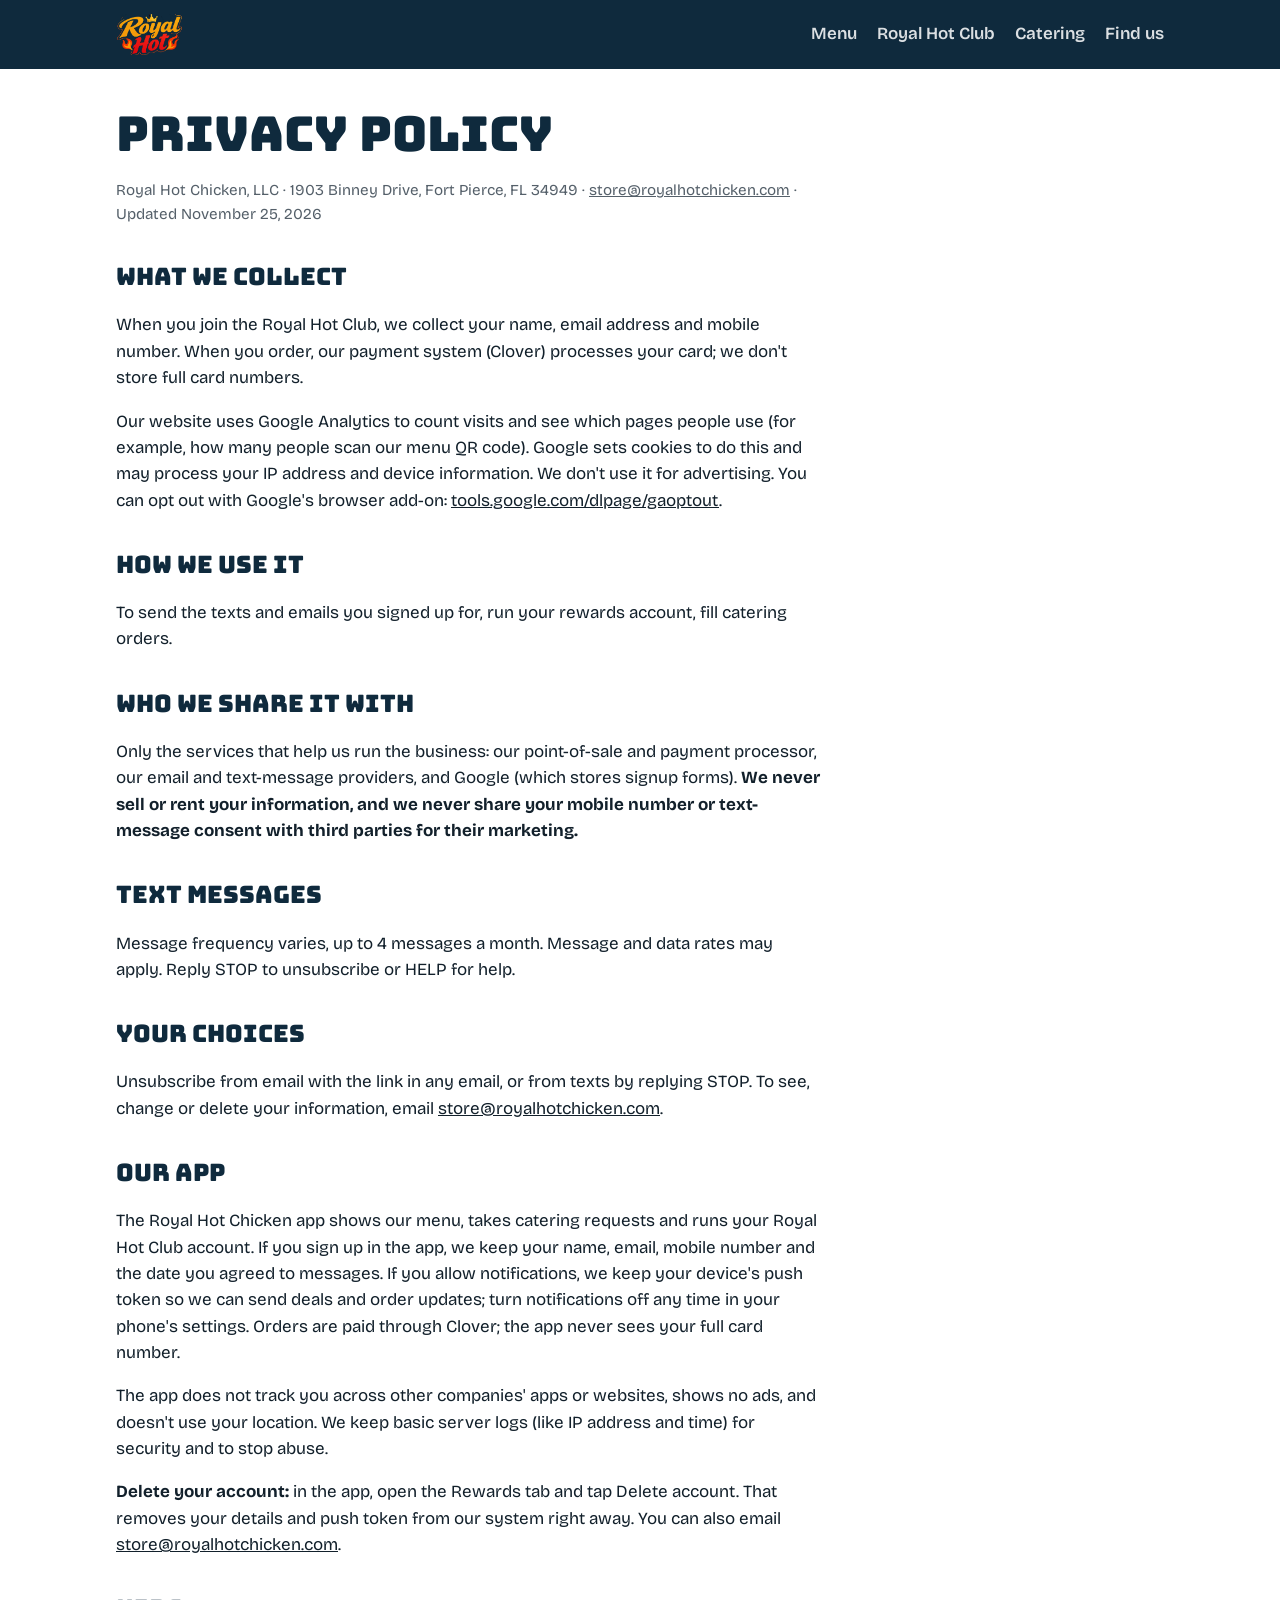
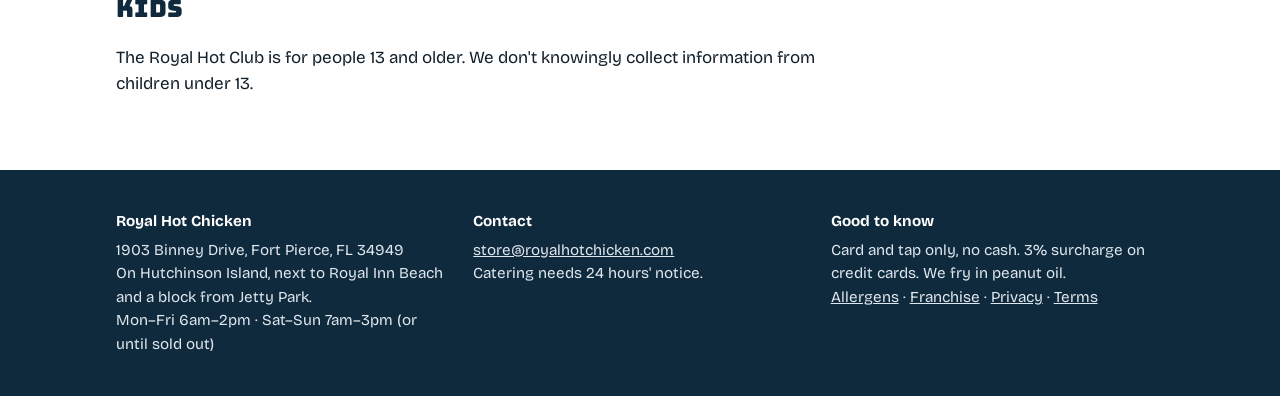
<file: privacy/index.html>
<!doctype html>
<html lang="en">
<head>
<meta charset="utf-8">
<meta name="viewport" content="width=device-width, initial-scale=1, viewport-fit=cover">
<title>Privacy policy | Royal Hot Chicken</title>
<meta name="description" content="How Royal Hot Chicken, LLC collects and uses your information.">
<link rel="canonical" href="https://royalhotchicken.com/privacy/">
<meta property="og:title" content="Privacy policy | Royal Hot Chicken">
<meta property="og:description" content="How Royal Hot Chicken, LLC collects and uses your information.">
<meta property="og:url" content="https://royalhotchicken.com/privacy/">
<meta name="theme-color" content="#0f2a3d">
<link rel="icon" href="/assets/favicon.png" type="image/png">
<link rel="apple-touch-icon" href="/assets/apple-touch-icon.png">
<meta property="og:image" content="https://royalhotchicken.com/assets/og.jpg">
<link rel="preconnect" href="https://fonts.googleapis.com">
<link rel="preconnect" href="https://fonts.gstatic.com" crossorigin>
<link href="https://fonts.googleapis.com/css2?family=Bricolage+Grotesque:opsz,wght@12..96,400;12..96,600;12..96,700&family=Bungee&display=swap" rel="stylesheet">
<link rel="stylesheet" href="/assets/style.css">
<script async src="https://www.googletagmanager.com/gtag/js?id=G-6XCEQ0SHXG"></script>
<script>window.dataLayer=window.dataLayer||[];function gtag(){dataLayer.push(arguments);}gtag('js',new Date());gtag('config','G-6XCEQ0SHXG');</script>
</head>
<body>
<header class="bar"><div class="wrap"><a class="brand" href="/"><img src="/assets/logo.webp" alt="Royal Hot Chicken" width="885" height="550"></a><nav class="nav" aria-label="Main"><a href="/menu/">Menu</a><a href="/club/">Royal Hot Club</a><a href="/#catering">Catering</a><a href="/#find-us">Find us</a></nav></div></header>
<main class="wrap prose">
<h1 class="pagetitle">Privacy policy</h1>
<p class="fine">Royal Hot Chicken, LLC · 1903 Binney Drive, Fort Pierce, FL 34949 · <a href="mailto:store@royalhotchicken.com">store@royalhotchicken.com</a> · Updated November 25, 2026</p>
<h2>What we collect</h2>
<p>When you join the Royal Hot Club, we collect your name, email address and mobile number. When you order, our payment system (Clover) processes your card; we don't store full card numbers. </p><p>Our website uses Google Analytics to count visits and see which pages people use (for example, how many people scan our menu QR code). Google sets cookies to do this and may process your IP address and device information. We don't use it for advertising. You can opt out with Google's browser add-on: <a href="https://tools.google.com/dlpage/gaoptout">tools.google.com/dlpage/gaoptout</a>.</p>
<h2>How we use it</h2>
<p>To send the texts and emails you signed up for, run your rewards account, fill catering orders.</p>
<h2>Who we share it with</h2>
<p>Only the services that help us run the business: our point-of-sale and payment processor, our email and text-message providers, and Google (which stores signup forms). <b>We never sell or rent your information, and we never share your mobile number or text-message consent with third parties for their marketing.</b></p>
<h2>Text messages</h2>
<p>Message frequency varies, up to 4 messages a month. Message and data rates may apply. Reply STOP to unsubscribe or HELP for help.</p>
<h2>Your choices</h2>
<p>Unsubscribe from email with the link in any email, or from texts by replying STOP. To see, change or delete your information, email <a href="mailto:store@royalhotchicken.com">store@royalhotchicken.com</a>.</p>
<h2>Our app</h2>
<p>The Royal Hot Chicken app shows our menu, takes catering requests and runs your Royal Hot Club account. If you sign up in the app, we keep your name, email, mobile number and the date you agreed to messages. If you allow notifications, we keep your device's push token so we can send deals and order updates; turn notifications off any time in your phone's settings. Orders are paid through Clover; the app never sees your full card number.</p>
<p>The app does not track you across other companies' apps or websites, shows no ads, and doesn't use your location. We keep basic server logs (like IP address and time) for security and to stop abuse.</p>
<p><b>Delete your account:</b> in the app, open the Rewards tab and tap Delete account. That removes your details and push token from our system right away. You can also email <a href="mailto:store@royalhotchicken.com">store@royalhotchicken.com</a>.</p>
<h2>Kids</h2>
<p>The Royal Hot Club is for people 13 and older. We don't knowingly collect information from children under 13.</p>
</main>
<footer><div class="wrap">
<div><b>Royal Hot Chicken</b><p>1903 Binney Drive, Fort Pierce, FL 34949<br>On Hutchinson Island, next to Royal Inn Beach and a block from Jetty Park.<br>Mon–Fri 6am–2pm · Sat–Sun 7am–3pm (or until sold out)</p></div>
<div><b>Contact</b><p><a href="mailto:store@royalhotchicken.com">store@royalhotchicken.com</a><br>Catering needs 24 hours' notice.</p></div>
<div><b>Good to know</b><p>Card and tap only, no cash. 3% surcharge on credit cards. We fry in peanut oil.</p><p><a href="/allergens/">Allergens</a> · <a href="/franchise/">Franchise</a> · <a href="/privacy/">Privacy</a> · <a href="/terms/">Terms</a></p></div>
</div></footer>
<script src="/assets/signup.js" defer></script>
</body></html>
</file>
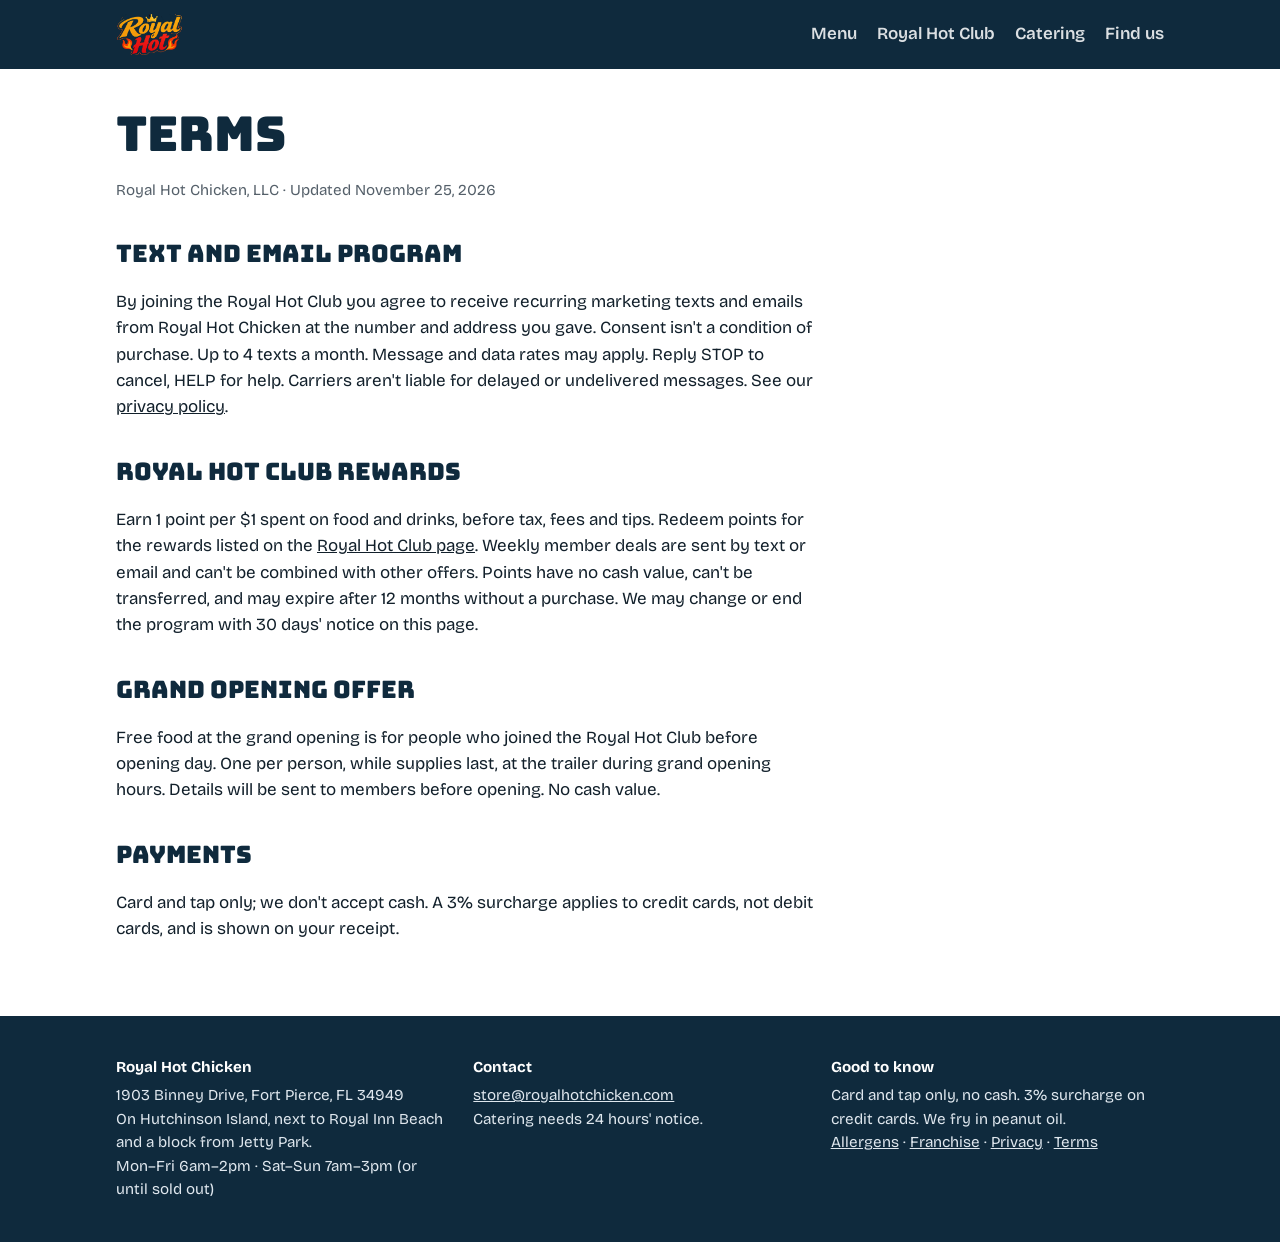
<file: terms/index.html>
<!doctype html>
<html lang="en">
<head>
<meta charset="utf-8">
<meta name="viewport" content="width=device-width, initial-scale=1, viewport-fit=cover">
<title>Terms | Royal Hot Chicken</title>
<meta name="description" content="Terms for the Royal Hot Club, text messages and grand opening offers.">
<link rel="canonical" href="https://royalhotchicken.com/terms/">
<meta property="og:title" content="Terms | Royal Hot Chicken">
<meta property="og:description" content="Terms for the Royal Hot Club, text messages and grand opening offers.">
<meta property="og:url" content="https://royalhotchicken.com/terms/">
<meta name="theme-color" content="#0f2a3d">
<link rel="icon" href="/assets/favicon.png" type="image/png">
<link rel="apple-touch-icon" href="/assets/apple-touch-icon.png">
<meta property="og:image" content="https://royalhotchicken.com/assets/og.jpg">
<link rel="preconnect" href="https://fonts.googleapis.com">
<link rel="preconnect" href="https://fonts.gstatic.com" crossorigin>
<link href="https://fonts.googleapis.com/css2?family=Bricolage+Grotesque:opsz,wght@12..96,400;12..96,600;12..96,700&family=Bungee&display=swap" rel="stylesheet">
<link rel="stylesheet" href="/assets/style.css">
<script async src="https://www.googletagmanager.com/gtag/js?id=G-6XCEQ0SHXG"></script>
<script>window.dataLayer=window.dataLayer||[];function gtag(){dataLayer.push(arguments);}gtag('js',new Date());gtag('config','G-6XCEQ0SHXG');</script>
</head>
<body>
<header class="bar"><div class="wrap"><a class="brand" href="/"><img src="/assets/logo.webp" alt="Royal Hot Chicken" width="885" height="550"></a><nav class="nav" aria-label="Main"><a href="/menu/">Menu</a><a href="/club/">Royal Hot Club</a><a href="/#catering">Catering</a><a href="/#find-us">Find us</a></nav></div></header>
<main class="wrap prose">
<h1 class="pagetitle">Terms</h1>
<p class="fine">Royal Hot Chicken, LLC · Updated November 25, 2026</p>
<h2>Text and email program</h2>
<p>By joining the Royal Hot Club you agree to receive recurring marketing texts and emails from Royal Hot Chicken at the number and address you gave. Consent isn't a condition of purchase. Up to 4 texts a month. Message and data rates may apply. Reply STOP to cancel, HELP for help. Carriers aren't liable for delayed or undelivered messages. See our <a href="/privacy/">privacy policy</a>.</p>
<h2>Royal Hot Club rewards</h2>
<p>Earn 1 point per $1 spent on food and drinks, before tax, fees and tips. Redeem points for the rewards listed on the <a href="/club/">Royal Hot Club page</a>. Weekly member deals are sent by text or email and can't be combined with other offers. Points have no cash value, can't be transferred, and may expire after 12 months without a purchase. We may change or end the program with 30 days' notice on this page.</p>
<h2>Grand opening offer</h2>
<p>Free food at the grand opening is for people who joined the Royal Hot Club before opening day. One per person, while supplies last, at the trailer during grand opening hours. Details will be sent to members before opening. No cash value.</p>
<h2>Payments</h2>
<p>Card and tap only; we don't accept cash. A 3% surcharge applies to credit cards, not debit cards, and is shown on your receipt.</p>
</main>
<footer><div class="wrap">
<div><b>Royal Hot Chicken</b><p>1903 Binney Drive, Fort Pierce, FL 34949<br>On Hutchinson Island, next to Royal Inn Beach and a block from Jetty Park.<br>Mon–Fri 6am–2pm · Sat–Sun 7am–3pm (or until sold out)</p></div>
<div><b>Contact</b><p><a href="mailto:store@royalhotchicken.com">store@royalhotchicken.com</a><br>Catering needs 24 hours' notice.</p></div>
<div><b>Good to know</b><p>Card and tap only, no cash. 3% surcharge on credit cards. We fry in peanut oil.</p><p><a href="/allergens/">Allergens</a> · <a href="/franchise/">Franchise</a> · <a href="/privacy/">Privacy</a> · <a href="/terms/">Terms</a></p></div>
</div></footer>
<script src="/assets/signup.js" defer></script>
</body></html>
</file>
<file: assets/style.css>
/* Royal Hot Chicken — royalhotchicken.com
   White pages for reading in beach sun; Atlantic navy for the frame;
   Mild yellow and Ghost red are the only loud colors. */
:root {
  --ocean: #0f2a3d;
  --ocean-2: #163a54;
  --ink: #12202b;
  --muted: #55606a;
  --paper: #ffffff;
  --line: #e4e7ea;
  --mild: #ffd166;
  --ghost: #c1121f;
  --fry: #ff5a1f;
  --display: "Bungee", "Arial Black", Impact, sans-serif;
  --body: "Bricolage Grotesque", "Avenir Next", "Segoe UI", system-ui, sans-serif;
  --wrap: 68rem;
  color-scheme: light;
}
* { box-sizing: border-box; }
html { -webkit-text-size-adjust: 100%; }
body {
  margin: 0;
  background: var(--paper);
  color: var(--ink);
  font: 400 1.0625rem/1.55 var(--body);
}
img { max-width: 100%; display: block; }
a { color: inherit; }
a:focus-visible, button:focus-visible { outline: 3px solid var(--fry); outline-offset: 3px; border-radius: 4px; }
.wrap { max-width: var(--wrap); margin-inline: auto; padding-inline: 1.25rem; }

/* Top bar */
.bar { background: var(--ocean); color: #fff; }
.bar .wrap { display: flex; align-items: center; justify-content: space-between; gap: 1rem; padding-block: .85rem; flex-wrap: wrap; }
.brand { font-family: var(--display); font-size: 1.05rem; text-decoration: none; letter-spacing: .02em; }
.nav { display: flex; gap: 1.25rem; flex-wrap: wrap; }
.nav a { text-decoration: none; font-weight: 600; opacity: .85; }
.nav a:hover, .nav a[aria-current="page"] { opacity: 1; text-decoration: underline; text-underline-offset: 5px; text-decoration-thickness: 2px; }

/* Hero */
.hero { background: var(--ocean); color: #fff; padding-block: 3.5rem 0; overflow: hidden; }
.hero h1 {
  font-family: var(--display); font-weight: 400;
  font-size: clamp(2.6rem, 9vw, 6.5rem); line-height: .95; margin: 0 0 1rem;
  color: var(--fry);
}
.hero p.lede { font-size: clamp(1.1rem, 2.2vw, 1.35rem); max-width: 36rem; margin: 0 0 2rem; color: #dfe7ee; }
.cta-row { display: flex; gap: .75rem; flex-wrap: wrap; margin-bottom: 3rem; }
.btn {
  display: inline-block; padding: .85rem 1.3rem; border-radius: 999px; font-weight: 700;
  text-decoration: none; background: var(--fry); color: #fff; border: 2px solid var(--fry);
}
.btn.ghosted { background: transparent; border-color: #fff; color: #fff; }

/* The one memorable thing: the two-chicken split */
.split { display: grid; grid-template-columns: 1fr 1fr; }
.split > div { padding: 2.5rem 1.25rem 2.75rem; }
.split .mild { background: var(--mild); color: var(--ink); }
.split .ghost { background: var(--ghost); color: #fff; }
.split h2 { font-family: var(--display); font-weight: 400; font-size: clamp(2.2rem, 6vw, 4rem); margin: 0 0 .5rem; line-height: 1; }
.split p { margin: 0; max-width: 26rem; font-size: 1.1rem; }
.split .inner { max-width: calc(var(--wrap) / 2); }
.split .mild .inner { margin-left: auto; padding-right: 1rem; }
.split .ghost .inner { padding-left: 1rem; }
@media (max-width: 40rem) { .split { grid-template-columns: 1fr; } .split .inner { margin: 0 !important; padding: 0 !important; } }

/* Sections */
section.block { padding-block: 3.5rem; border-bottom: 1px solid var(--line); }
section.block h2 { font-family: var(--display); font-weight: 400; font-size: clamp(1.7rem, 4vw, 2.4rem); margin: 0 0 1rem; color: var(--ocean); }
section.block p { max-width: 40rem; }
.two { display: grid; grid-template-columns: repeat(auto-fit, minmax(17rem, 1fr)); gap: 2.5rem; }
.fine { color: var(--muted); font-size: .95rem; }

/* Menu rows (used on home + QR menu) */
.menu-sec { margin-bottom: 2.5rem; scroll-margin-top: 4.5rem; }
.menu-sec h2 { font-family: var(--display); font-weight: 400; font-size: 1.6rem; color: var(--ocean); margin: 0 0 .5rem; }
.row { display: grid; grid-template-columns: 1fr auto; gap: .25rem 1rem; padding: .7rem 0; border-bottom: 1px solid var(--line); }
.row .name { font-weight: 600; }
.row .price { font-weight: 700; font-variant-numeric: tabular-nums; }
.row .desc { grid-column: 1 / -1; color: var(--muted); font-size: .95rem; margin-top: -.15rem; }
.menu-sec .note { color: var(--muted); font-size: .95rem; margin: .6rem 0 0; }
.menu-sec .opts { margin: .7rem 0 0; padding: .6rem .8rem; border-left: 3px solid var(--gold, #F6B21B); background: rgba(246,178,27,.07); border-radius: 6px; font-size: .92rem; }
.menu-sec .opts b { display: block; font-size: .8rem; text-transform: uppercase; letter-spacing: .06em; margin-bottom: .25rem; }
.menu-sec .opts ul { margin: 0; padding-left: 1.1rem; }
.menu-sec .opts li { margin: .15rem 0; }

/* QR menu page */
.menu-top { background: var(--ocean); color: #fff; padding-block: 1.75rem 1.25rem; }
.menu-top h1 { font-family: var(--display); font-weight: 400; color: var(--fry); font-size: clamp(1.6rem, 7vw, 3rem); margin: 0; line-height: 1; }
.menu-top p { margin: .4rem 0 0; color: #dfe7ee; }
.chips { position: sticky; top: 0; z-index: 5; background: #fff; border-bottom: 1px solid var(--line); }
.chips .wrap { display: flex; gap: .5rem; overflow-x: auto; padding-block: .6rem; scrollbar-width: none; }
.chips a { flex: none; padding: .45rem .9rem; border-radius: 999px; border: 1.5px solid var(--ocean); text-decoration: none; font-weight: 600; font-size: .95rem; color: var(--ocean); }
.pick { display: grid; grid-template-columns: 1fr 1fr; gap: .75rem; margin: 1.5rem 0 2rem; }
.pick div { border-radius: 14px; padding: 1rem; }
.pick .mild { background: var(--mild); }
.pick .ghost { background: var(--ghost); color: #fff; }
.pick b { font-family: var(--display); font-weight: 400; font-size: 1.5rem; display: block; line-height: 1.1; }
.pick span { font-size: .95rem; }
.notice { background: #f4f6f8; border-radius: 12px; padding: 1rem 1.1rem; margin-bottom: 2rem; font-size: .97rem; }
.notice p { margin: .2rem 0; }

/* Royal Hot Club */
.nova { background: radial-gradient(120% 90% at 80% 0%, #3a0a12 0%, var(--ocean) 55%); color: #fff; padding-block: 3.5rem; }
.nova h1 { font-family: var(--display); font-weight: 400; font-size: clamp(2.4rem, 8vw, 5rem); line-height: .95; margin: 0 0 1rem; color: #fff; }
.nova p { color: #dfe7ee; max-width: 38rem; font-size: 1.15rem; }
ol.rules { padding-left: 1.3rem; max-width: 40rem; }
ol.rules li { margin-bottom: .6rem; }
.wall { display: grid; grid-template-columns: repeat(auto-fill, minmax(10rem, 1fr)); gap: 1rem; }
.wall figure { margin: 0; }
.wall img { aspect-ratio: 1; object-fit: cover; border-radius: 10px; width: 100%; }
.wall figcaption { font-weight: 600; margin-top: .4rem; }
.empty { border: 2px dashed var(--line); border-radius: 14px; padding: 2rem; text-align: center; color: var(--muted); }

/* Footer */
footer { background: var(--ocean); color: #dfe7ee; padding-block: 2.5rem; font-size: .95rem; }
footer .wrap { display: grid; gap: 1.5rem; grid-template-columns: repeat(auto-fit, minmax(14rem, 1fr)); }
footer b { color: #fff; display: block; margin-bottom: .3rem; }
footer p { margin: 0; }

@media (prefers-reduced-motion: no-preference) {
  .split > div { animation: rise .6s ease-out; }
  .split .ghost { animation-delay: .12s; }
  @keyframes rise { from { transform: translateY(18px); } to { transform: none; } }
}

/* Signup form */
form.signup { display: grid; gap: .75rem; max-width: 28rem; }
form.signup label { display: grid; gap: .25rem; font-weight: 600; font-size: .95rem; }
form.signup input:not([type=checkbox]) { font: inherit; padding: .7rem .8rem; border: 1.5px solid #b9c2ca; border-radius: 10px; }
form.signup input:focus-visible { outline: 3px solid var(--fry); outline-offset: 1px; }
form.signup .consent { display: flex; gap: .6rem; align-items: flex-start; font-weight: 400; color: var(--muted); font-size: .88rem; }
form.signup .consent input { margin-top: .25rem; width: 1.1rem; height: 1.1rem; flex: none; }
form.signup .btn { justify-self: start; border: 0; cursor: pointer; font: inherit; font-weight: 700; }
form.signup .status { margin: 0; font-weight: 600; min-height: 1.2em; }

/* Grand opening ribbon */
.ribbon { background: var(--mild); color: var(--ink); font-size: .98rem; }
.ribbon .wrap { padding-block: .6rem; }
.ribbon a { font-weight: 700; }

/* Text pages */
.prose { padding-block: 2.5rem 3.5rem; }
.prose p, .prose h2, .prose h3 { max-width: 44rem; }
.pagetitle { font-family: var(--display); font-weight: 400; color: var(--ocean); font-size: clamp(2rem, 6vw, 3rem); line-height: 1.05; margin: 0 0 1.25rem; }
.prose h2 { font-family: var(--display); font-weight: 400; color: var(--ocean); font-size: 1.5rem; margin: 2rem 0 .5rem; }
.prose h3 { font-size: 1.05rem; margin: 1.25rem 0 .2rem; }
.prose h3 + p { margin-top: 0; }
.tablewrap { overflow-x: auto; margin: 1rem 0; }
table.allergens { border-collapse: collapse; min-width: 44rem; font-size: .95rem; }
table.allergens caption { text-align: left; font-weight: 700; padding-bottom: .5rem; }
table.allergens th, table.allergens td { border-bottom: 1px solid var(--line); padding: .55rem .6rem; text-align: left; vertical-align: top; }
table.allergens thead th { background: var(--ocean); color: #fff; font-weight: 600; }
table.allergens tbody th { font-weight: 600; }
.nova h2 { color: #fff; }
.deal { background: var(--mild); border-radius: 12px; padding: .8rem 1rem; }

/* How we make it */
.facts { display: grid; grid-template-columns: repeat(auto-fit, minmax(16rem, 1fr)); gap: 1.5rem 2.5rem; }
.facts h3 { font-size: 1.15rem; margin: 0 0 .25rem; color: var(--ocean); }
.facts p { margin: 0; }
.how { background: #fff8e6; border-bottom: 0; }
.how h2 { font-size: clamp(1.8rem, 4.5vw, 2.8rem); max-width: 22ch; }
.join { background: var(--mild); border-bottom: 0; }
.join h2 { color: var(--ink); font-size: clamp(1.8rem, 4.5vw, 2.6rem); }
.join .fine, .join form.signup .consent { color: #3d3a2e; }

/* wordmark logo (Nov 2026) */
.brand img { display: block; height: 2.6rem; width: auto; }
.logo-h1 { margin: 0 0 1rem; line-height: 0; }
.logo-h1 img { display: block; width: min(30rem, 100%); height: auto; }
.menu-top .logo-h1 img { width: min(16rem, 70%); }

@media (max-width: 40rem) {
  .bar .wrap { gap: .5rem; padding-block: .6rem; }
  .brand img { height: 2.2rem; }
  .nav { gap: .9rem; font-size: .95rem; width: 100%; }
}
.signup .hp { position: absolute; left: -9999px; width: 1px; height: 1px; overflow: hidden; }
</file>
